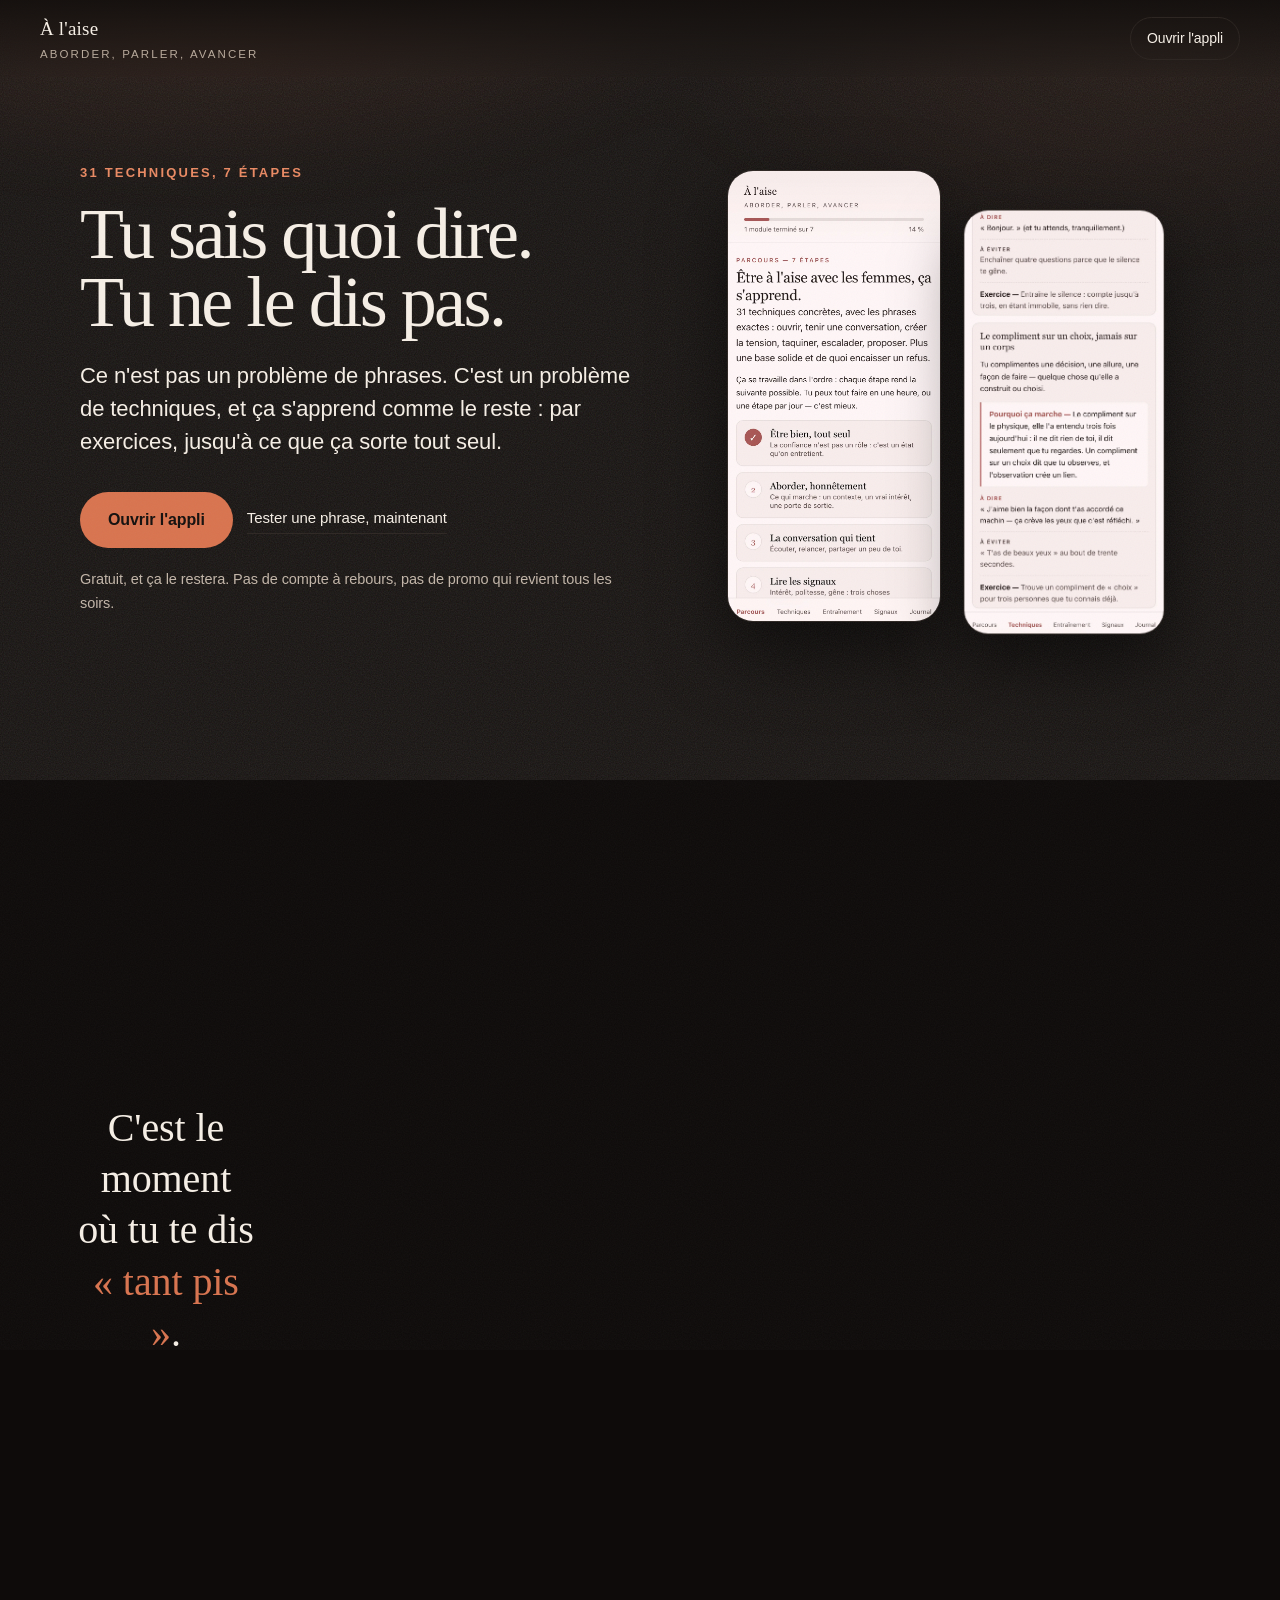
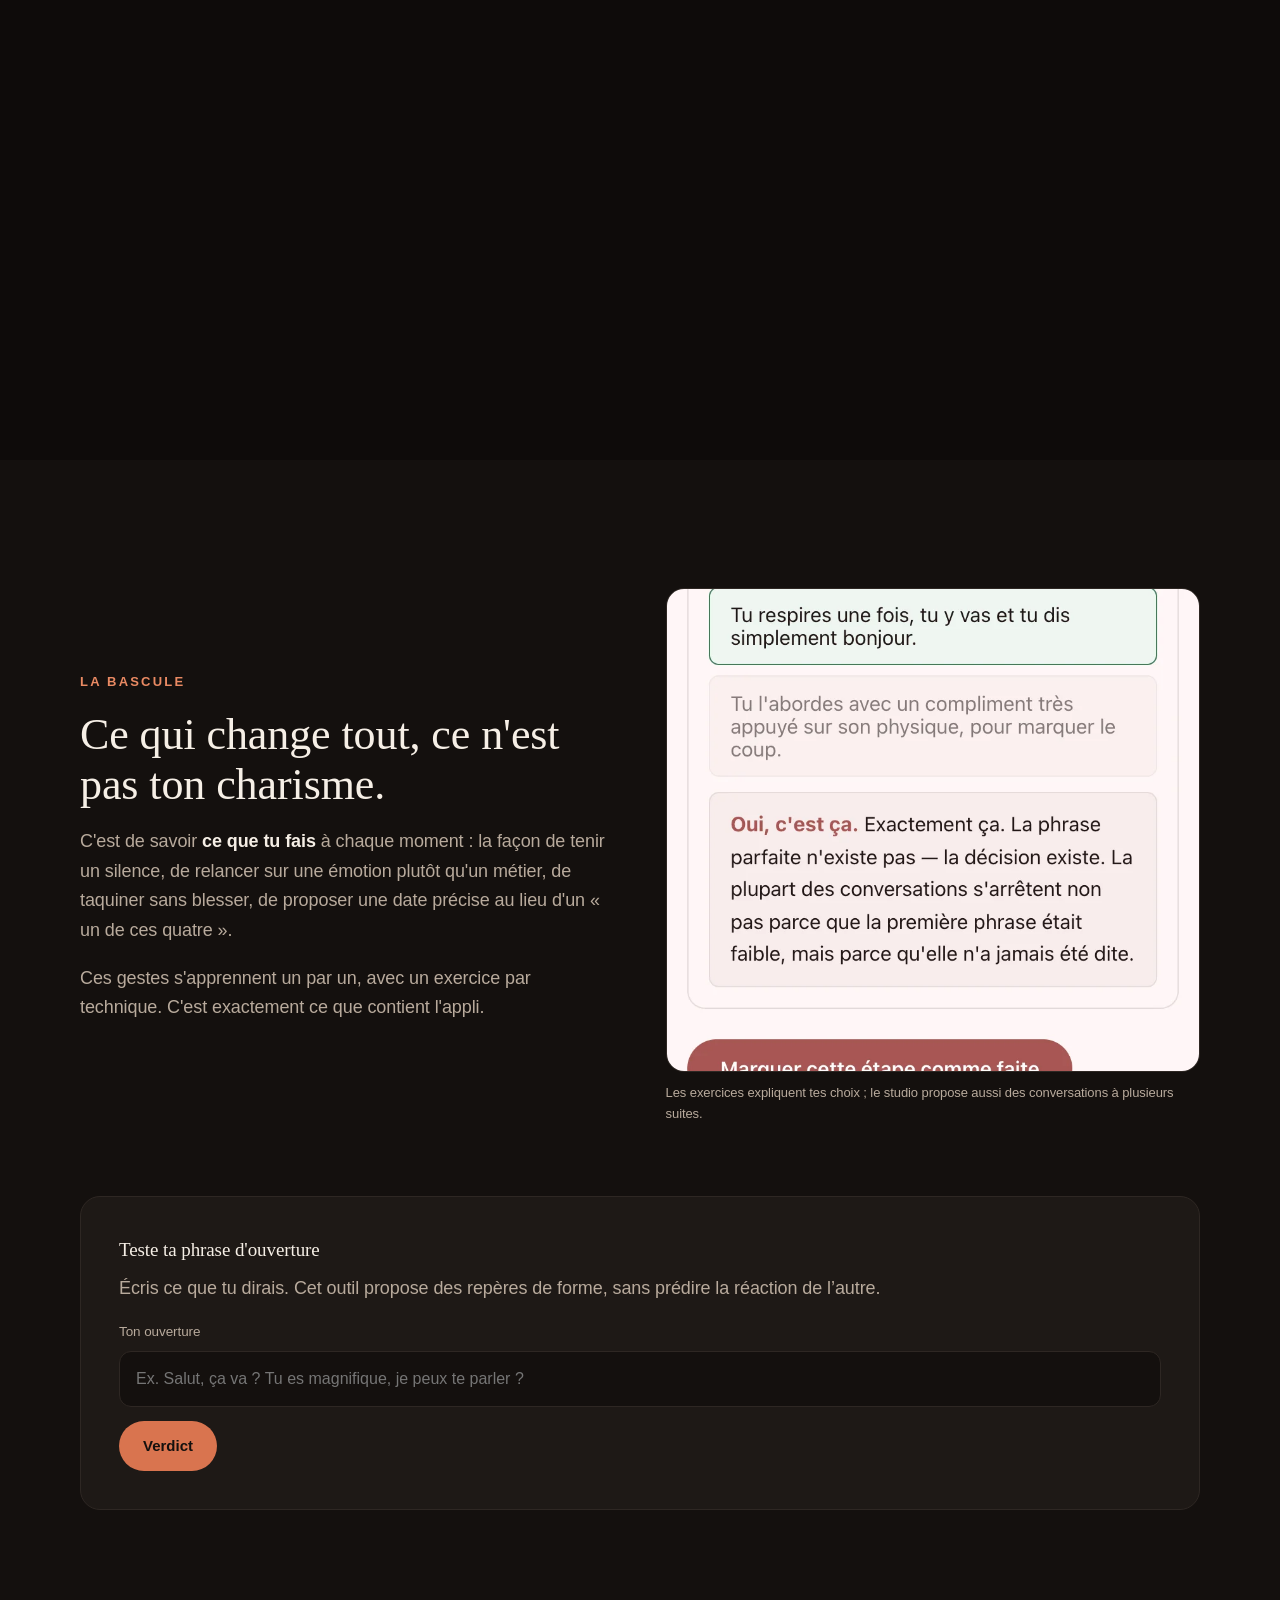
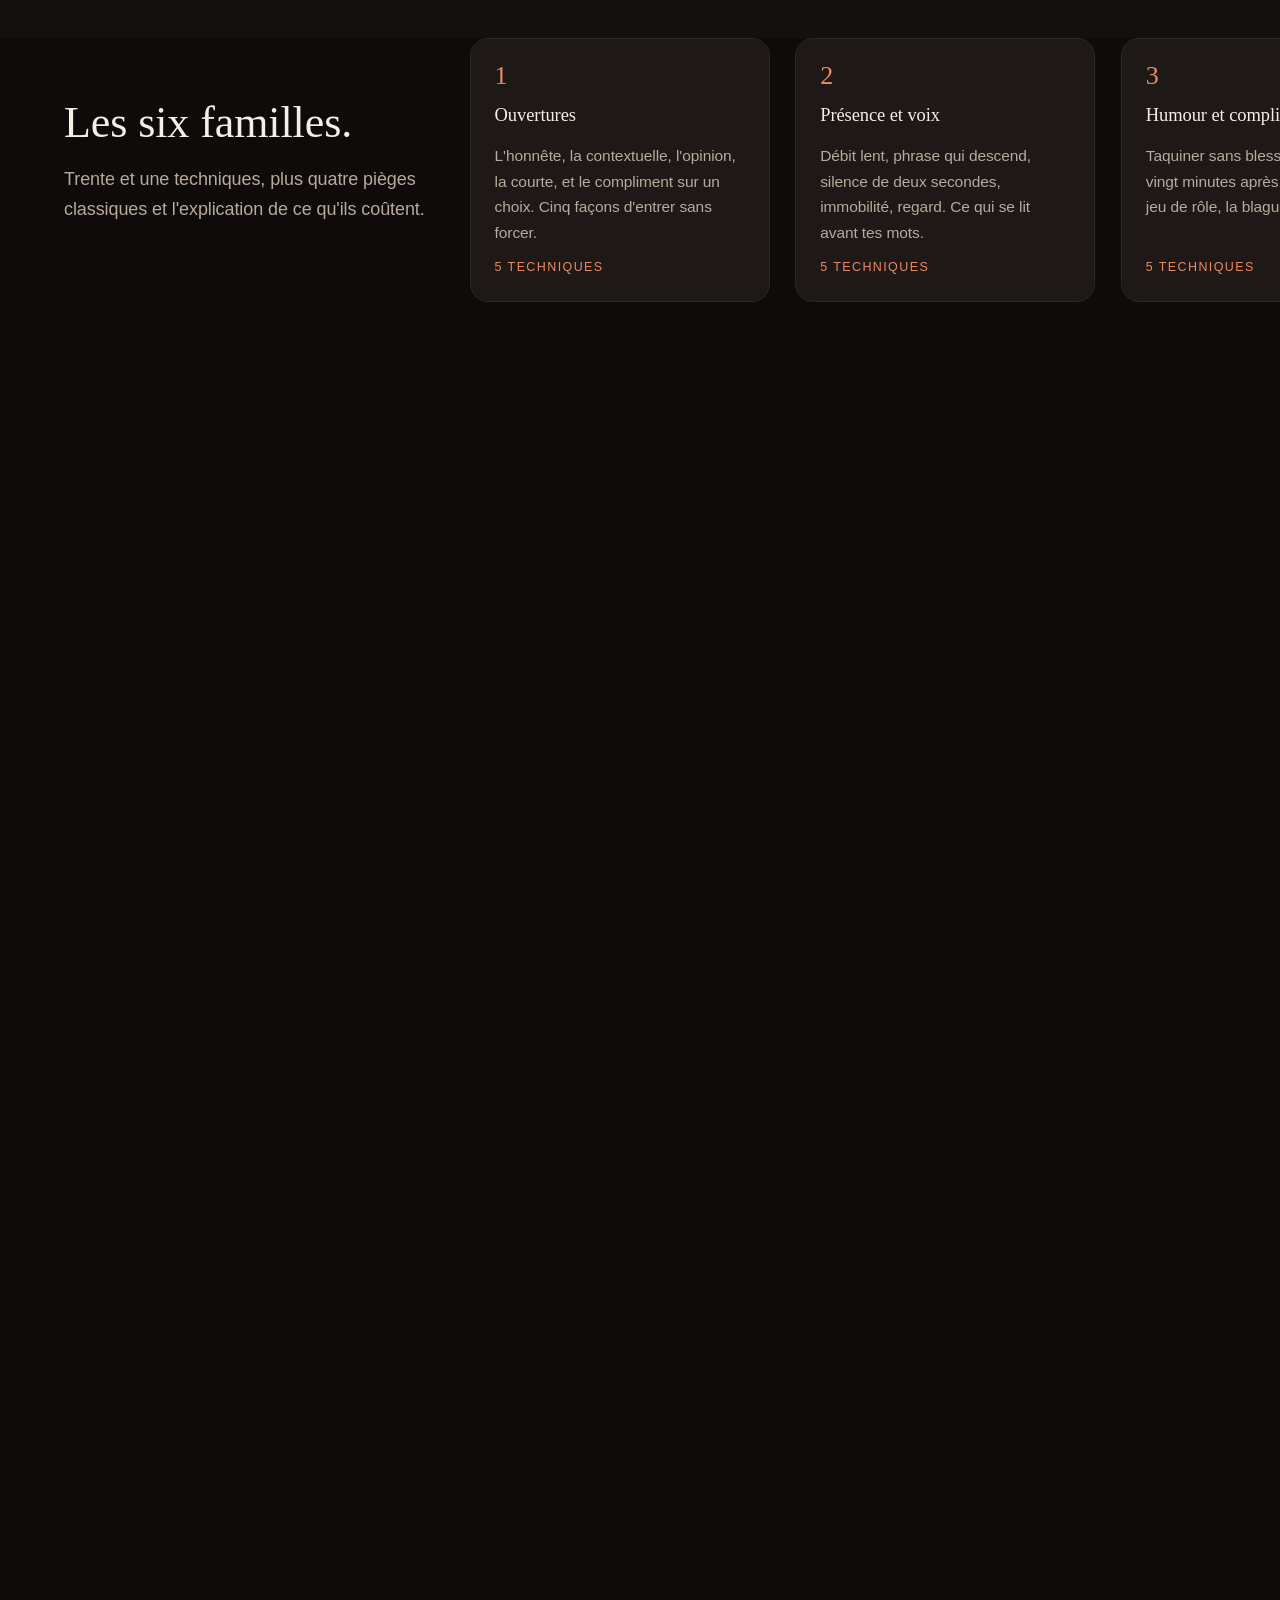
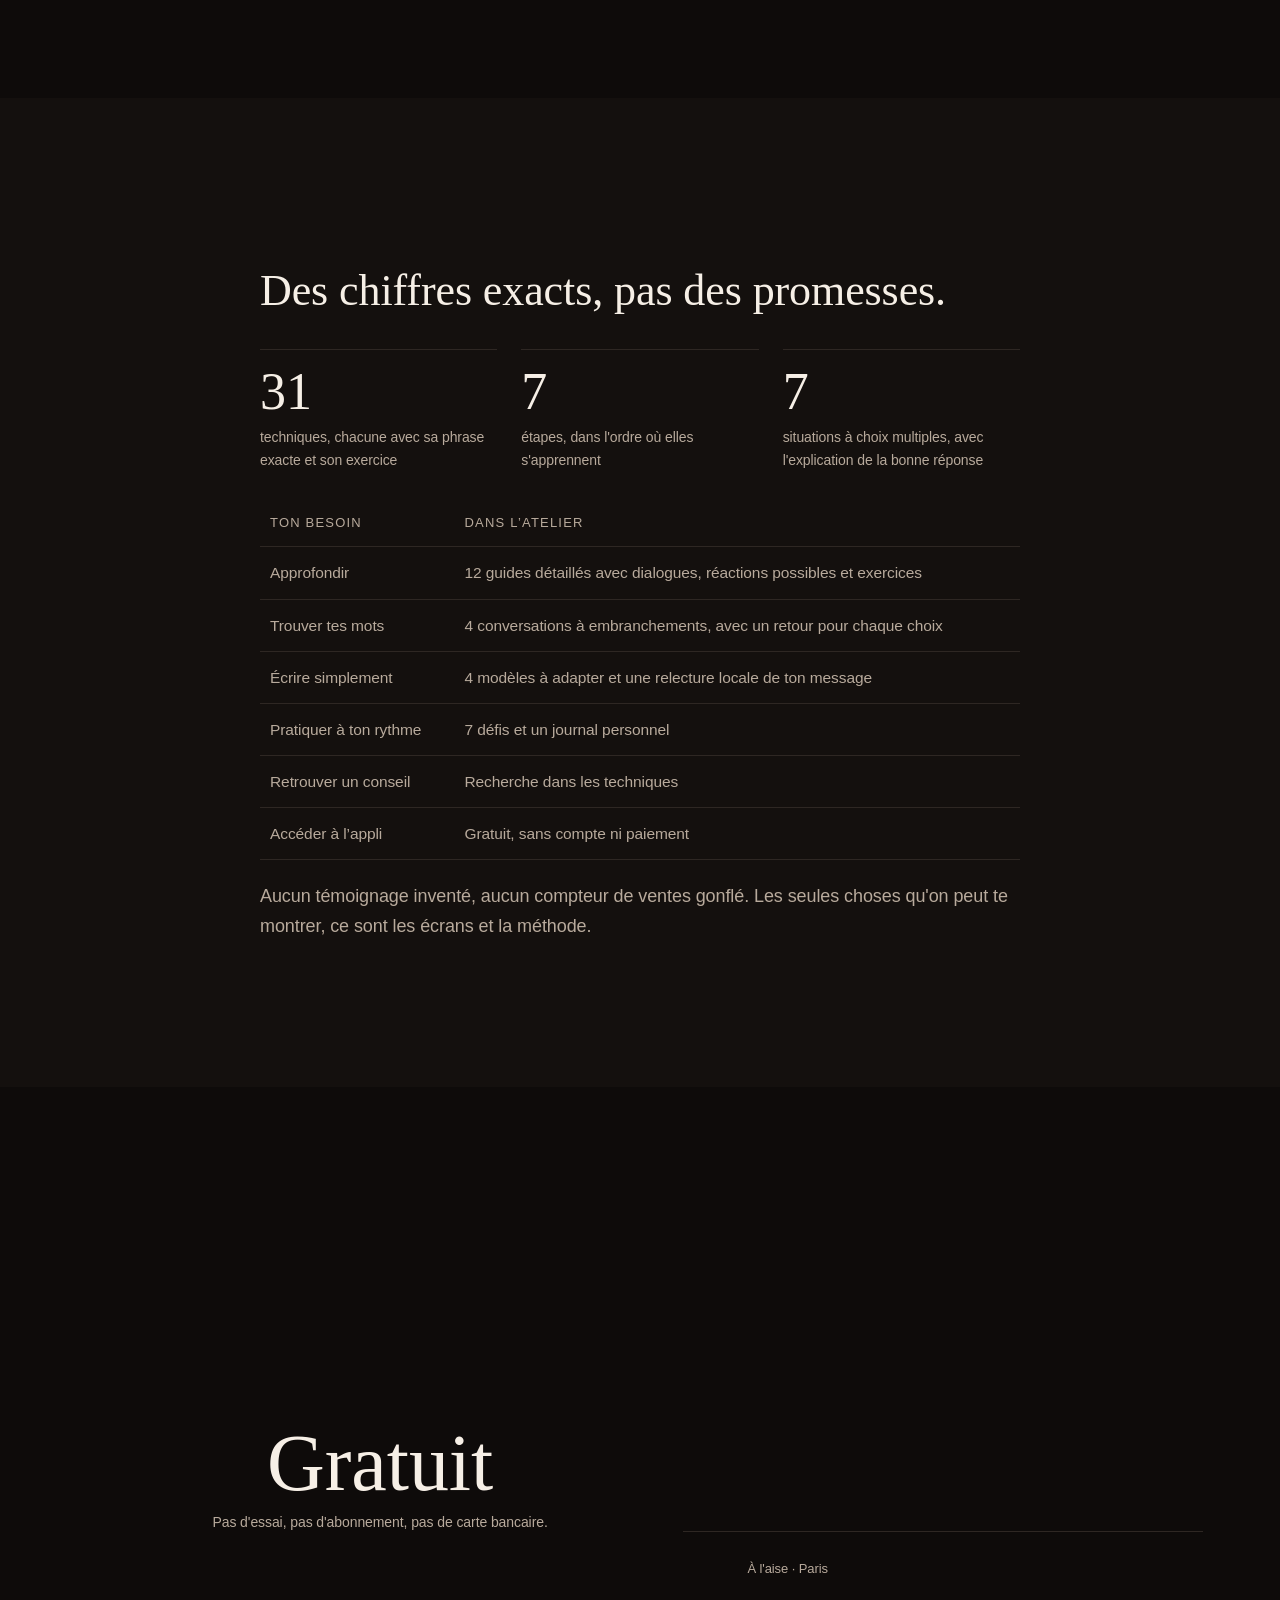
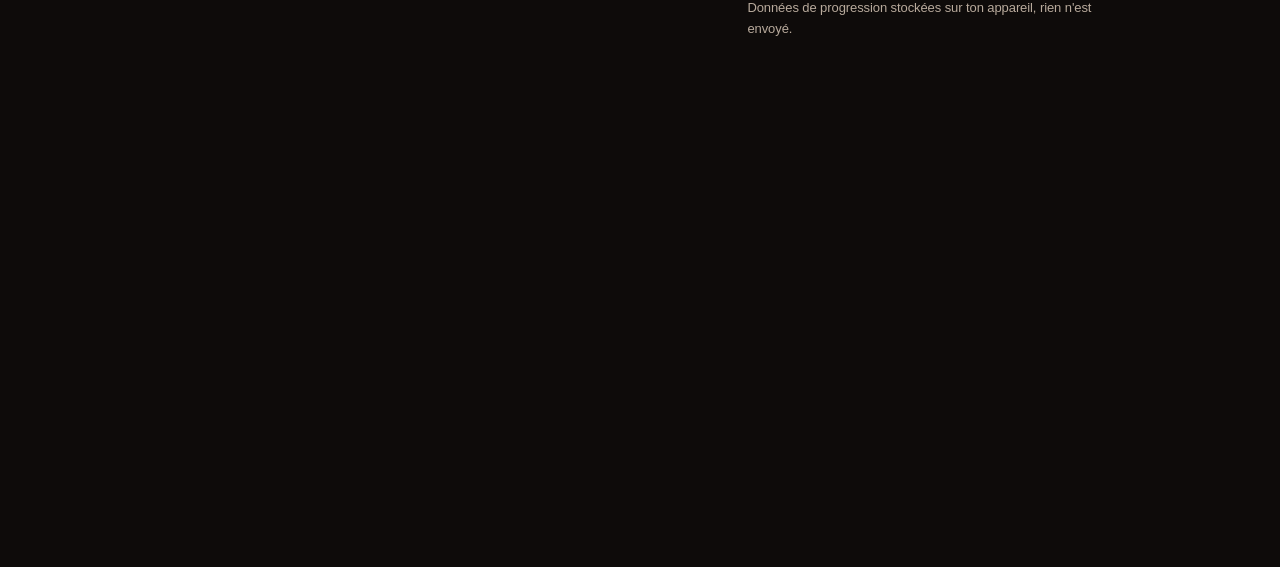
<file: index.html>
<!doctype html>
<html lang="fr">
<head>
<meta charset="utf-8">
<meta name="viewport" content="width=device-width, initial-scale=1, viewport-fit=cover">
<title>À l'aise · apprendre à aborder, vraiment</title>
<meta name="description" content="31 techniques concrètes pour aborder, tenir une conversation, créer la tension et proposer un rendez-vous. Gratuit, sans compte à rebours.">
<link rel="icon" href="data:image/svg+xml,<svg xmlns='http://www.w3.org/2000/svg' viewBox='0 0 32 32'><rect width='32' height='32' rx='7' fill='%2314100e'/><path d='M9 22V10h3.4l3.6 6.2L19.6 10H23v12h-3.1v-6.6L16.6 21h-1.2l-3.3-5.6V22H9z' fill='%23d9744f'/></svg>">
<link rel="stylesheet" href="scrollcraft.css">
<style>
/* ============================================================
   À l'aise · page de vente
   Identité chaude (encre brune, terre cuite, crème), la même que
   l'appli. Rien de la boutique de référence : ni noir pur, ni rouge vif.
   Sections à fond opaque : les actes sont courts, pas de drift.
   ============================================================ */
:root{
  --sc-canvas:     #14100e;
  --sc-surface:    #1e1916;
  --sc-ink:        #f6efe6;
  --sc-ink-soft:   #b8aa9c;
  --sc-accent:     #d9744f;
  --sc-accent-lit: #ea8a63;
  --sc-accent-ink: #14100e;
  --sc-font-display: Georgia, "Iowan Old Style", "Times New Roman", serif;
  --sc-font-text:    -apple-system, BlinkMacSystemFont, "Segoe UI", Roboto, Helvetica, Arial, sans-serif;
  --line: #2e2723;
  --deep: #0e0b0a;
}
*{box-sizing:border-box}
html{scroll-behavior:smooth}
body{background:var(--sc-canvas)}

.site-bar{position:fixed; inset:0 0 auto 0; z-index:40; display:flex; align-items:center;
  justify-content:space-between; gap:16px; padding:14px clamp(16px,4vw,40px);
  background:linear-gradient(180deg, rgba(20,16,14,.92), rgba(20,16,14,0)); backdrop-filter:blur(26px)}
.mark{font-family:var(--sc-font-display); font-size:19px; color:var(--sc-ink); letter-spacing:.2px; text-decoration:none}
.mark small{display:block; font-size:11.5px; letter-spacing:2.1px; text-transform:uppercase; color:var(--sc-ink-soft); font-family:var(--sc-font-text)}
.bar-cta{font-size:14px; color:var(--sc-ink); text-decoration:none; border:1px solid var(--line);
  padding:9px 16px; border-radius:99px; white-space:nowrap}
.bar-cta:hover{border-color:var(--sc-accent); color:var(--sc-accent)}

.sc-section{padding:clamp(64px,10vw,140px) 0}
.wrap{width:min(1120px, 90vw); margin:0 auto}
.narrow{width:min(760px, 90vw); margin:0 auto}
.kick{font-size:13px; letter-spacing:2.2px; text-transform:uppercase; color:var(--sc-accent-lit);
  font-weight:600; font-family:var(--sc-font-text); margin:0 0 18px}
.lede{font-size:clamp(18px,2.2vw,22px); color:var(--sc-ink); line-height:1.5}
p{color:var(--sc-ink-soft); font-size:clamp(16px,1.7vw,18px); line-height:1.65}
p b, p strong{color:var(--sc-ink); font-weight:600}
h1,h2,h3{font-family:var(--sc-font-display); font-weight:400; color:var(--sc-ink); margin:0}
h1{font-size:clamp(34px,6vw,72px); line-height:1.04; letter-spacing:-1px}
h2{font-size:clamp(26px,3.6vw,44px); line-height:1.12}
h3{font-size:19px}

/* ---------- 1 · héro ---------- */
.hero{position:relative; overflow:hidden; padding-top:clamp(120px,18vh,200px); padding-bottom:clamp(90px,12vw,150px);
  background:linear-gradient(180deg, var(--sc-canvas) 0%, var(--sc-canvas) 74%, var(--deep) 100%)}
.hero__bed{position:absolute; inset:-12% -10% auto -10%; height:80%; z-index:0; pointer-events:none;
  background:
    radial-gradient(60% 55% at 22% 12%, rgba(217,116,79,.13), transparent 62%),
    radial-gradient(48% 48% at 82% 26%, rgba(217,116,79,.07), transparent 66%);
  filter:blur(26px)}
.hero__grain{position:absolute; inset:0; z-index:1; pointer-events:none; opacity:.5;
  background-image:url("data:image/svg+xml,%3Csvg xmlns='http://www.w3.org/2000/svg' width='140' height='140'%3E%3Cfilter id='n'%3E%3CfeTurbulence type='fractalNoise' baseFrequency='.85' numOctaves='3'/%3E%3C/filter%3E%3Crect width='140' height='140' filter='url(%23n)' opacity='.22'/%3E%3C/svg%3E")}
.hero__grid{position:relative; z-index:2; display:grid; gap:clamp(30px,5vw,64px); grid-template-columns:1fr;
  align-items:center}
@media (min-width:900px){.hero__grid{grid-template-columns:1.05fr .95fr}}
.hero h1{max-width:15ch}
.hero .sub{margin-top:22px; max-width:48ch}
.hero__actions{margin-top:34px; display:flex; gap:14px; flex-wrap:wrap; align-items:center}
.cta{display:inline-flex; align-items:center; gap:10px; background:var(--sc-accent); color:var(--sc-accent-ink);
  font-family:var(--sc-font-text); font-weight:600; font-size:16px; text-decoration:none;
  padding:15px 28px; border-radius:99px}
.cta:hover{filter:brightness(1.06)}
.ghost{color:var(--sc-ink); text-decoration:none; font-size:15px; border-bottom:1px solid var(--line); padding-bottom:3px}
.ghost:hover{border-color:var(--sc-accent); color:var(--sc-accent)}
.hero__note{margin-top:20px; font-size:14.5px; color:#c3b6a9}

.phones{position:relative; display:flex; align-items:flex-start; justify-content:center; gap:16px; perspective:1200px}
.phone{width:clamp(170px,21vw,214px); aspect-ratio:9/19; border-radius:26px; overflow:hidden;
  border:1px solid var(--line); background:var(--deep); box-shadow:0 30px 70px rgba(0,0,0,.55); transform-style:preserve-3d}
.phone img{display:block; width:100%; max-width:none; height:100%; object-fit:cover; object-position:top center}
.phone--b{transform:translateY(26px) scale(.94)}
@media (max-width:620px){.phone--b{display:none}}

/* ---------- 2 · tension ---------- */
.arg{min-height:74vh; display:flex; align-items:center; justify-content:center; text-align:center; padding:0 6vw}
.arg p{font-family:var(--sc-font-display); font-size:clamp(23px,3.4vw,40px); color:var(--sc-ink);
  line-height:1.28; margin:0; max-width:22ch}
.arg p em{font-style:normal; color:var(--sc-accent)}

/* ---------- 3 · bascule + l'outil ---------- */
.split{display:grid; gap:clamp(28px,4vw,56px); align-items:center}
@media (min-width:900px){.split{grid-template-columns:1fr 1fr}}
.frame{border:1px solid var(--line); border-radius:18px; overflow:hidden; background:var(--sc-surface)}
.frame img{display:block; width:100%; max-width:none; height:auto}
.cap{font-size:13px; color:var(--sc-ink-soft); margin-top:10px}

.tool{margin-top:clamp(40px,6vw,72px); background:var(--sc-surface); border:1px solid var(--line);
  border-radius:20px; padding:clamp(22px,3.4vw,38px)}
.tool h3{margin-bottom:8px}
.tool label{display:block; font-size:13.5px; color:var(--sc-ink-soft); margin:18px 0 8px}
.tool input{width:100%; background:var(--sc-canvas); border:1px solid var(--line); border-radius:12px;
  color:var(--sc-ink); font-family:var(--sc-font-text); font-size:16px; padding:14px 16px}
.tool input:focus-visible{outline:2px solid var(--sc-accent); outline-offset:2px}
.tool button{margin-top:14px; background:var(--sc-accent); color:var(--sc-accent-ink); border:none;
  border-radius:99px; padding:13px 24px; font-size:15px; font-weight:600; font-family:var(--sc-font-text); cursor:pointer}
.verdict{margin-top:20px; padding-top:18px; border-top:1px solid var(--line); display:none}
.verdict.on{display:block}
.verdict__score{font-family:var(--sc-font-display); font-size:34px; color:var(--sc-ink); line-height:1}
.verdict__score span{font-size:15px; color:var(--sc-ink-soft); font-family:var(--sc-font-text)}
.verdict ul{margin:14px 0 0; padding-left:18px}
.verdict li{color:var(--sc-ink-soft); font-size:15.5px; margin-bottom:7px}
.verdict li b{color:var(--sc-ink)}
.rewrite{margin-top:16px; padding:14px 16px; background:var(--sc-canvas); border-left:3px solid var(--sc-accent);
  border-radius:0 10px 10px 0; color:var(--sc-ink); font-size:16px; line-height:1.5}

/* ---------- 4 · les familles (rail) ---------- */
.rail{display:flex; gap:clamp(16px,2vw,26px); align-items:stretch; padding:0 5vw; will-change:transform}
.rail__lead{flex:0 0 clamp(240px,30vw,380px); align-self:center}
.card{flex:0 0 clamp(230px,25vw,300px); background:var(--sc-surface); border:1px solid var(--line);
  border-radius:18px; padding:24px; display:flex; flex-direction:column; gap:12px}
.card .n{font-family:var(--sc-font-display); font-size:26px; color:var(--sc-accent-lit); line-height:1}
.card h3{font-size:18.5px}
.card p{font-size:15.5px; margin:0}
.card .count{font-size:12.5px; letter-spacing:1.4px; text-transform:uppercase; color:var(--sc-accent-lit); margin-top:auto}

/* ---------- 5 · preuve ---------- */
.stats{display:grid; gap:24px; grid-template-columns:1fr; margin:34px 0 0}
@media (min-width:720px){.stats{grid-template-columns:repeat(3,1fr)}}
.stat{border-top:1px solid var(--line); padding-top:16px}
.stat .v{font-family:var(--sc-font-display); font-size:clamp(34px,4.6vw,52px); color:var(--sc-ink); line-height:1}
.stat .l{font-size:14px; color:var(--sc-ink-soft); margin-top:8px}
table{width:100%; border-collapse:collapse; margin-top:28px}
th,td{text-align:left; padding:13px 10px; border-bottom:1px solid var(--line); font-size:15.5px}
th{color:var(--sc-ink-soft); font-weight:500; font-size:13px; letter-spacing:1.2px; text-transform:uppercase}
td{color:var(--sc-ink-soft)} td.y{color:var(--sc-ink)} td.no{color:var(--sc-ink-soft)}

/* ---------- 6 · accès ---------- */
.close{position:relative; min-height:88vh; display:flex; align-items:center; justify-content:center; padding:70px 6vw 0}
.close__inner{width:min(760px,92vw); text-align:center}
.price{font-family:var(--sc-font-display); font-size:clamp(44px,7vw,80px); color:var(--sc-ink); line-height:1; margin:26px 0 6px}
.price small{display:block; font-family:var(--sc-font-text); font-size:14px; color:var(--sc-ink-soft); margin-top:12px}
.honest{margin-top:26px; padding:18px 20px; border:1px solid var(--line); border-radius:14px; background:var(--sc-surface); text-align:left}
.honest p{margin:0; font-size:15.5px}
.foot{margin-top:56px; padding:26px 5vw 30px; border-top:1px solid var(--line); display:flex;
  justify-content:space-between; gap:18px; flex-wrap:wrap; font-size:13px; color:var(--sc-ink-soft)}
.foot a{color:var(--sc-ink-soft)}
</style>
</head>
<body>

<span data-sc-progress></span>
<div class="sc-grain" aria-hidden="true"></div>

<header class="site-bar">
  <a class="mark" href="#top">À l'aise<small>Aborder, parler, avancer</small></a>
  <a class="bar-cta" href="#acces">Ouvrir l'appli</a>
</header>

<main id="top">

  <!-- ============ 1 · RECONNAISSANCE ============ -->
  <section class="hero sc-section" data-sc-act="flow" style="background:var(--sc-canvas)">
    <div class="hero__bed" data-sc-parallax="-0.9" aria-hidden="true"></div>
    <div class="hero__grain" aria-hidden="true"></div>
    <div class="wrap hero__grid">
      <div>
        <p class="kick" data-sc-in>31 techniques, 7 étapes</p>
        <h1 class="sc-display" data-sc-kinetic="lines" data-sc-in>Tu sais quoi dire. Tu ne le dis pas.</h1>
        <p class="sub lede" data-sc-in data-sc-stagger="70">Ce n'est pas un problème de phrases. C'est un problème de
        techniques, et ça s'apprend comme le reste : par exercices, jusqu'à ce que ça sorte tout seul.</p>
        <div class="hero__actions" data-sc-in>
          <a class="cta" href="#acces" data-sc-rise="0" data-sc-magnet="0.24">Ouvrir l'appli</a>
          <a class="ghost" href="#outil">Tester une phrase, maintenant</a>
        </div>
        <p class="hero__note" data-sc-in>Gratuit, et ça le restera. Pas de compte à rebours, pas de promo qui revient tous les soirs.</p>
      </div>
      <div class="phones" data-sc-in>
        <div class="phone" data-sc-tilt="6"><img src="assets/parcours.webp" width="840" height="1800" alt="L'écran d'accueil de l'appli : les sept étapes du parcours"></div>
        <div class="phone phone--b" data-sc-tilt="6"><img src="assets/techniques2.webp" width="840" height="1800" alt="Une fiche technique de l'appli : le nom, l'explication, l'encadré qui dit pourquoi ça marche, l'erreur et l'exercice"></div>
      </div>
    </div>
  </section>

  <!-- ============ 2 · TENSION ============ -->
  <section data-sc-act="pin" data-sc-span="3.2" style="background:var(--deep)">
    <div data-sc-stage class="arg">
      <p data-sc-cue="0 0.30 0 0.10">C'est le moment où tu te dis <em>« tant pis »</em>.</p>
      <p data-sc-cue="0.24 0.58 0.08 0.08">Le trajet du retour, tu le refais en entier dans ta tête. Avec les bonnes phrases.</p>
      <p data-sc-cue="0.52 0.84 0.08 0.08">Le lendemain, tu ne sais même plus son visage. Tu sais juste que tu n'as rien dit.</p>
      <p data-sc-cue="0.78 1 0.08 0.04">Ce n'est pas la timidité qui coûte cher. C'est la répétition.</p>
    </div>
  </section>

  <!-- ============ 3 · BASCULE + L'OUTIL (mouvement signature) ============ -->
  <section class="sc-section" data-sc-act="flow" style="background:var(--sc-canvas)" id="outil">
    <div class="wrap split">
      <div>
        <p class="kick">La bascule</p>
        <h2 data-sc-in>Ce qui change tout, ce n'est pas ton charisme.</h2>
        <p data-sc-in>C'est de savoir <b>ce que tu fais</b> à chaque moment : la façon de tenir un silence,
        de relancer sur une émotion plutôt qu'un métier, de taquiner sans blesser, de proposer une date précise
        au lieu d'un « un de ces quatre ».</p>
        <p data-sc-in>Ces gestes s'apprennent un par un, avec un exercice par technique. C'est exactement ce que
        contient l'appli.</p>
      </div>
      <figure data-sc-reveal="left" data-sc-reveal-at="0.10 0.62" style="margin:0">
        <div class="frame"><img src="assets/zoom-scenario.webp" width="840" height="760" alt="Un scénario d'entraînement : la situation, trois réponses possibles, et l'explication de la bonne"></div>
        <figcaption class="cap">Les exercices expliquent tes choix ; le studio propose aussi des conversations à plusieurs suites.</figcaption>
      </figure>
    </div>

    <div class="wrap">
      <div class="tool" data-sc-in>
        <h3>Teste ta phrase d'ouverture</h3>
        <p style="margin:0">Écris ce que tu dirais. Cet outil propose des repères de forme, sans prédire la réaction de l’autre.</p>
        <label for="dit">Ton ouverture</label>
        <input id="dit" type="text" placeholder="Ex. Salut, ça va ? Tu es magnifique, je peux te parler ?" autocomplete="off">
        <button id="test" type="button">Verdict</button>
        <div class="verdict" id="verdict" aria-live="polite"></div>
      </div>
    </div>
  </section>

  <!-- ============ 4 · LA SUBSTANCE (rail) ============ -->
  <section data-sc-act="pan" data-sc-span="5.4" style="background:var(--deep)">
    <div data-sc-stage>
      <div class="rail" data-sc-pan="0.06">
        <div class="rail__lead">
          <h2>Les six familles.</h2>
          <p>Trente et une techniques, plus quatre pièges classiques et l'explication de ce qu'ils coûtent.</p>
        </div>
        <article class="card"><span class="n">1</span><h3>Ouvertures</h3><p>L'honnête, la contextuelle, l'opinion, la courte, et le compliment sur un choix. Cinq façons d'entrer sans forcer.</p><span class="count">5 techniques</span></article>
        <article class="card"><span class="n">2</span><h3>Présence et voix</h3><p>Débit lent, phrase qui descend, silence de deux secondes, immobilité, regard. Ce qui se lit avant tes mots.</p><span class="count">5 techniques</span></article>
        <article class="card"><span class="n">3</span><h3>Humour et complicité</h3><p>Taquiner sans blesser, la reprise vingt minutes après, l'exagération, le jeu de rôle, la blague à vous deux.</p><span class="count">5 techniques</span></article>
        <article class="card"><span class="n">4</span><h3>Tension et désir</h3><p>Le regard qui reste une seconde de trop, le sourire qui arrive après, le compliment rare, le sous-entendu léger.</p><span class="count">6 techniques</span></article>
        <article class="card"><span class="n">5</span><h3>Faire avancer</h3><p>Le 50/50, la relance en escalier, l'histoire en trois temps, le partage risqué, le pivot vers un autre lieu.</p><span class="count">5 techniques</span></article>
        <article class="card"><span class="n">6</span><h3>Escalade et rendez-vous</h3><p>Le changement de lieu par paliers, le contact naturel, la proposition datée, la sortie facile, le message unique.</p><span class="count">5 techniques</span></article>
        <article class="card"><span class="n">✗</span><h3>Les quatre pièges</h3><p>Le faux désintérêt, les scripts de manipulateurs, le compliment physique en ouverture, le contexte fermé. Pourquoi ça fait perdre.</p><span class="count">4 pièges</span></article>
        <div class="rail__lead">
          <h3 style="color:var(--sc-accent)">Et maintenant, à toi.</h3>
          <p style="color:var(--sc-ink)">Chaque fiche se termine par un exercice. Une seule technique appliquée ce soir vaut mieux que les trente et une lues.</p>
        </div>
      </div>
    </div>
  </section>

  <!-- ============ 5 · LA PREUVE ============ -->
  <section class="sc-section" data-sc-act="flow" style="background:var(--sc-canvas)">
    <div class="narrow">
      <p class="kick" data-sc-in>Ce qu'il y a dans l'appli</p>
      <h2 data-sc-in>Des chiffres exacts, pas des promesses.</h2>
      <div class="stats" data-sc-in data-sc-stagger="80">
        <div class="stat"><div class="v"><span data-sc-count="0 31">31</span></div><div class="l">techniques, chacune avec sa phrase exacte et son exercice</div></div>
        <div class="stat"><div class="v"><span data-sc-count="0 7">7</span></div><div class="l">étapes, dans l'ordre où elles s'apprennent</div></div>
        <div class="stat"><div class="v"><span data-sc-count="0 7">7</span></div><div class="l">situations à choix multiples, avec l'explication de la bonne réponse</div></div>
      </div>

      <table data-sc-in><tbody>
        <tr><th>Ton besoin</th><th>Dans l’atelier</th></tr>
        <tr><td>Approfondir</td><td>12 guides détaillés avec dialogues, réactions possibles et exercices</td></tr>
        <tr><td>Trouver tes mots</td><td>4 conversations à embranchements, avec un retour pour chaque choix</td></tr>
        <tr><td>Écrire simplement</td><td>4 modèles à adapter et une relecture locale de ton message</td></tr>
        <tr><td>Pratiquer à ton rythme</td><td>7 défis et un journal personnel</td></tr>
        <tr><td>Retrouver un conseil</td><td>Recherche dans les techniques</td></tr>
        <tr><td>Accéder à l’appli</td><td>Gratuit, sans compte ni paiement</td></tr>
      </tbody></table>
      <p style="margin-top:22px" data-sc-in>Aucun témoignage inventé, aucun compteur de ventes gonflé. Les seules choses qu'on peut te montrer,
      ce sont les écrans et la méthode.</p>
    </div>
  </section>

  <!-- ============ 6 · L'ACCÈS ============ -->
  <section id="acces" data-sc-act="pin" data-sc-span="1.2" style="background:var(--deep)">
    <div data-sc-stage class="close" data-sc-spotlight>
      <div class="close__inner" data-sc-in>
        <h2 class="sc-display" data-sc-kinetic="lines" data-sc-cue="0.04">La prochaine fois, tu sauras quoi faire.</h2>
        <p class="price">Gratuit<small>Pas d'essai, pas d'abonnement, pas de carte bancaire.</small></p>
        <a class="cta" href="app/" data-sc-magnet="0.26" data-sc-cue="0.10" data-sc-rise="0">Ouvrir l'appli</a>
        <p class="pourquoi" data-sc-cue="0.13" style="margin:22px 0 0;font-size:15.5px">Pourquoi c'est gratuit : je veux des retours sur ce qui marche vraiment, et un prix bloque les retours. Si un jour une version payante existe, elle sera annoncée, et ce qui est là aujourd'hui le restera.</p>
        <div class="honest" data-sc-cue="0.18">
          <p><b>Ce que l'appli ne fera jamais :</b> t'apprendre à manipuler, à faire peur, ou à rendre quelqu'un
          dépendant de toi. Aucune technique ici ne repose sur l'insécurité de l'autre. C'est une limite assumée,
          pas une précaution.</p>
        </div>
      </div>
      <footer class="foot">
        <span>À l'aise · Paris</span>
        <span>Données de progression stockées sur ton appareil, rien n'est envoyé.</span>
      </footer>
    </div>
  </section>

</main>

<script src="scrollcraft.js"></script>
<script>
if (window.ScrollCraft) ScrollCraft.mount(document.body);
(function(){
 const input=document.getElementById('dit'),btn=document.getElementById('test'),out=document.getElementById('verdict');
 function review(){
  const t=input.value.trim(); out.className='verdict on'; out.replaceChildren();
  const add=(text)=>{const p=document.createElement('p');p.textContent=text;out.appendChild(p);};
  if(!t){add('Écris d’abord ce que tu dirais.');return;}
  add('Quelques repères, sans note de séduction.');
  if(t.split(/\s+/).length>25)add('Ta phrase est assez longue. Tu peux garder une seule idée pour laisser de la place à une réponse.');
  if((t.match(/\?/g)||[]).length>2)add('Essaie une question à la fois, puis écoute la réponse.');
  add('Est-ce sincère et adapté au contexte ? La personne est-elle disponible pour échanger ? Une formule polie ou une demande de permission peut tout à fait convenir.');
  add('Exemple à adapter lors d’un événement : « Bonjour, qu’est-ce qui t’a donné envie de venir ? »');
  add('Cette relecture fonctionne avec quelques règles locales. Elle ne sait pas déduire une attirance ni garantir une réponse.');
 }
 btn.addEventListener('click',review);input.addEventListener('keydown',e=>{if(e.key==='Enter')review();});
})();
</script>
</body>
</html>
</file>
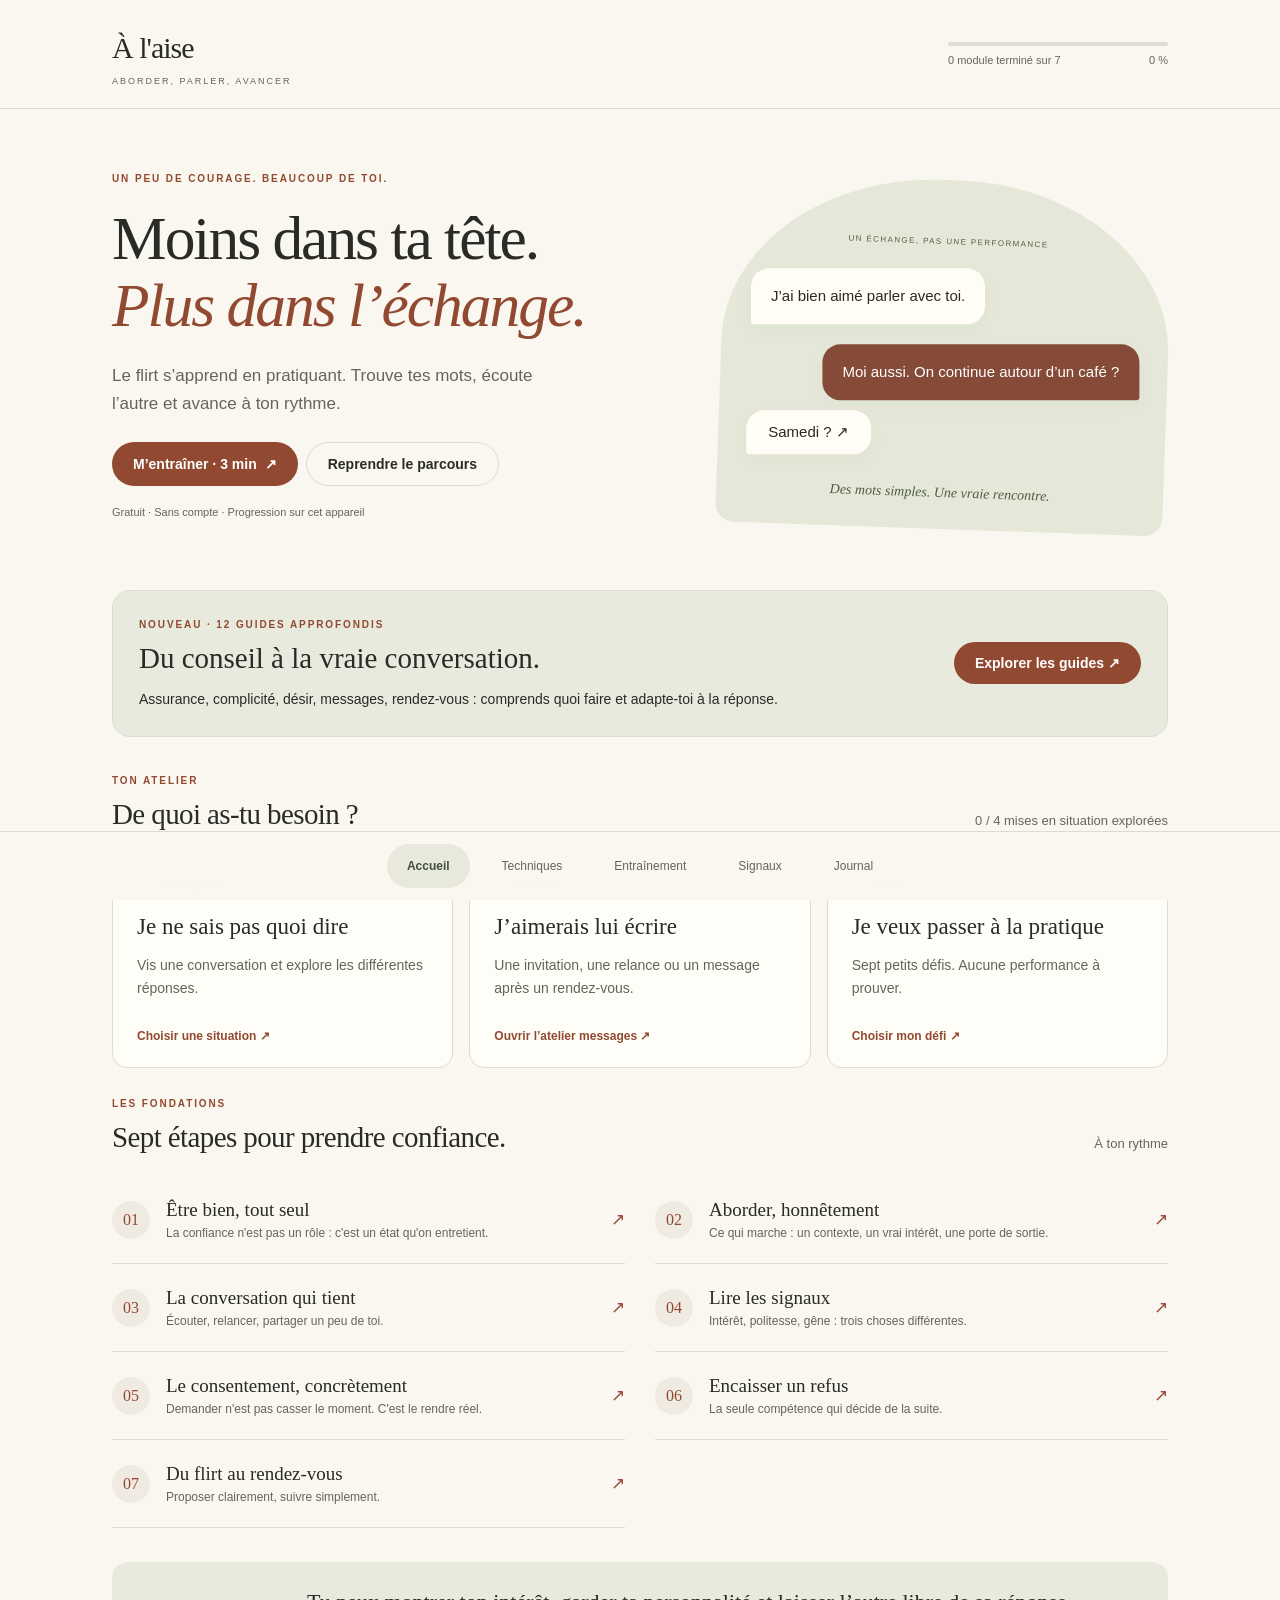
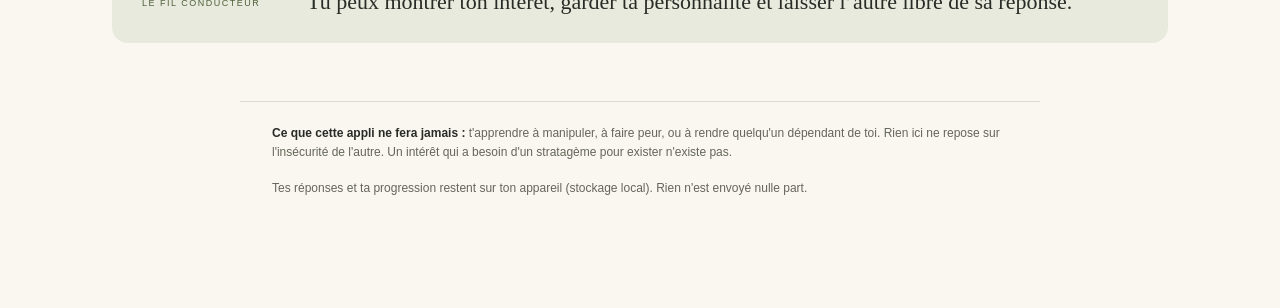
<file: app/index.html>
<!DOCTYPE html>
<html lang="fr">
<head>
<meta charset="utf-8">
<meta name="viewport" content="width=device-width, initial-scale=1, viewport-fit=cover">
<title>À l'aise — apprendre à aborder, vraiment</title>
<meta name="description" content="Un entraînement concret pour être à l'aise avec les femmes : confiance, conversation, signaux, consentement, refus. Sans trucs de manipulation.">
<style>
/* ============================================================
   À l'aise — identité : éditorial chaud, papier crème, terre cuite
   Palette validée contraste : text #221717 / bg #fff6f6 (16,4:1)
   primary #a75654 sur blanc (5,12:1) · accent #aa5957 (4,91:1)
   Aucune police distante : Georgia (titres) + système (texte) → hors ligne
   ============================================================ */
:root{
  --text:#221717; --bg:#fff6f6; --surface:#f7eceb; --primary:#a75654;
  --accent:#aa5957; --border:#e6dbda; --on-primary:#ffffff;
  --ink:#2c1f1f; --muted:#5d4a49;
  --sp1:4px; --sp2:8px; --sp3:12px; --sp4:16px; --sp5:24px; --sp6:32px; --sp8:48px;
  --r-sm:8px; --r-md:14px; --r-lg:22px;
  --serif:Georgia,'Iowan Old Style','Times New Roman',serif;
  --sans:-apple-system,BlinkMacSystemFont,'Segoe UI',Roboto,Helvetica,Arial,sans-serif;
}
*{box-sizing:border-box;-webkit-tap-highlight-color:transparent}
html,body{margin:0;padding:0}
body{
  background:var(--bg); color:var(--text); font-family:var(--sans);
  font-size:17px; line-height:1.6; -webkit-font-smoothing:antialiased;
  padding-bottom:132px; scroll-padding-bottom:140px;
}
h1,h2,h3{font-family:var(--serif); font-weight:400; line-height:1.2; margin:0}
h1{font-size:34px; letter-spacing:-.5px}
h2{font-size:25px}
h3{font-size:19px}
p{margin:0 0 var(--sp4)}
a{color:var(--accent)}
button{font-family:inherit; font-size:inherit; cursor:pointer}

.wrap{max-width:680px; margin:0 auto; padding:0 var(--sp4)}
.hidden{display:none !important}

/* ---------- entête ---------- */
header.top{
  padding:var(--sp5) var(--sp4) var(--sp4);
  border-bottom:1px solid var(--border);
  background:linear-gradient(180deg,var(--surface),var(--bg));
}
.brand{font-family:var(--serif); font-size:20px; letter-spacing:.3px}
.brand small{display:block; font-family:var(--sans); font-size:12px; letter-spacing:2.4px;
  text-transform:uppercase; color:var(--muted); margin-top:2px}
.progresswrap{margin-top:var(--sp4)}
.progressbar{height:6px; background:var(--border); border-radius:99px; overflow:hidden}
.progressbar span{display:block; height:100%; width:0%; background:var(--primary);
  border-radius:99px; transition:width .5s cubic-bezier(.4,0,.2,1)}
.progresslabel{font-size:13px; color:var(--muted); margin-top:6px; display:flex; justify-content:space-between}

/* ---------- écrans ---------- */
.screen{padding:var(--sp5) 0}
.lede{font-size:19px; color:var(--ink)}
.kicker{font-size:12px; letter-spacing:2.4px; text-transform:uppercase; color:var(--accent);
  margin-bottom:var(--sp2); font-weight:600}

/* ---------- cartes modules ---------- */
.mods{list-style:none; margin:var(--sp4) 0 0; padding:0; display:grid; gap:var(--sp3)}
.mod{
  display:flex; gap:var(--sp4); align-items:flex-start; width:100%; text-align:left;
  background:var(--surface); border:1px solid var(--border); border-radius:var(--r-md);
  padding:var(--sp4); transition:transform .18s ease, border-color .18s ease;
}
.mod:active{transform:scale(.99)}
.mod .num{
  flex:0 0 34px; height:34px; border-radius:50%; background:var(--bg);
  border:1px solid var(--border); color:var(--accent);
  display:flex; align-items:center; justify-content:center;
  font-family:var(--serif); font-size:16px;
}
.mod.done .num{background:var(--primary); color:var(--on-primary); border-color:var(--primary)}
.mod .t{font-family:var(--serif); font-size:19px; display:block; margin-bottom:2px}
.mod .s{font-size:14px; color:var(--muted); display:block}

/* ---------- leçon ---------- */
.block{background:var(--surface); border:1px solid var(--border); border-radius:var(--r-md);
  padding:var(--sp4) var(--sp4) var(--sp2); margin:0 0 var(--sp4)}
.block h3{margin-bottom:var(--sp3); color:var(--ink)}
.famhead{display:flex; align-items:baseline; gap:10px; margin:var(--sp8) 0 var(--sp4);
  padding-bottom:8px; border-bottom:2px solid var(--border)}
.famhead .fnum{font-family:var(--serif); font-size:26px; color:var(--primary); line-height:1}
.famhead h2{font-size:23px}
.famhead.warn .fnum, .famhead.warn h2{color:var(--muted)}
.block p:last-child{margin-bottom:var(--sp3)}
.rule{background:var(--bg); border-left:3px solid var(--accent); border-radius:0 var(--r-sm) var(--r-sm) 0;
  padding:var(--sp3) var(--sp4); margin:0 0 var(--sp4); font-size:16px}
.rule b{color:var(--primary)}
.say{border-top:1px dashed var(--border); padding-top:var(--sp3); margin-top:var(--sp3)}
.say span{display:block; font-size:15.5px; line-height:1.55}
.good{margin-bottom:var(--sp2)}
.good::before{content:"À DIRE"; display:block; color:var(--primary); font-weight:700; font-size:11.5px; letter-spacing:1.4px; margin-bottom:1px}
.bad::before{content:"À ÉVITER"; display:block; color:var(--muted); font-weight:700; font-size:11.5px; letter-spacing:1.4px; margin-bottom:1px}
.bad{color:var(--muted)}

/* ---------- scénario ---------- */
.scen{background:var(--bg); border:1px solid var(--border); border-radius:var(--r-md);
  padding:var(--sp4); margin:0 0 var(--sp4)}
.scen .ctx{font-size:15px; color:var(--muted); margin-bottom:var(--sp3)}
.opt{display:block; width:100%; text-align:left; background:var(--surface);
  border:1px solid var(--border); border-radius:var(--r-sm); padding:var(--sp3) var(--sp4);
  margin-bottom:var(--sp2); color:var(--text); transition:border-color .15s ease, transform .15s ease}
.opt:active{transform:scale(.995)}
.opt.pick-ok{border-color:#3f7d5a; background:#eef6f0}
.opt.pick-no{border-color:#b0554f; background:#fbeeed}
.feedback{margin-top:var(--sp3); padding:var(--sp3) var(--sp4); border-radius:var(--r-sm);
  background:var(--surface); border:1px solid var(--border); font-size:16px}
.feedback b{color:var(--primary)}

/* ---------- liste signaux ---------- */
.sig{display:grid; gap:var(--sp2); margin:var(--sp4) 0}
.sigrow{background:var(--surface); border:1px solid var(--border); border-radius:var(--r-sm);
  padding:var(--sp3) var(--sp4); font-size:16px}
.sigrow .tag{font-size:12px; letter-spacing:1.6px; text-transform:uppercase; font-weight:700; display:block; margin-bottom:2px}
.tag.oui{color:#3f7d5a} .tag.neutre{color:#8a7a3f} .tag.non{color:#b0554f}

/* ---------- boutons ---------- */
.btn{display:inline-flex; align-items:center; justify-content:center; gap:var(--sp2);
  background:var(--primary); color:var(--on-primary); border:none; border-radius:99px;
  padding:14px 26px; font-size:16px; font-weight:600; transition:transform .15s ease, opacity .15s ease}
.btn:active{transform:scale(.98)}
.btn.ghost{background:transparent; color:var(--accent); border:1px solid var(--border)}
.btnrow{display:flex; gap:var(--sp2); flex-wrap:wrap; margin:var(--sp5) 0 0}

/* ---------- journal ---------- */
textarea{width:100%; min-height:120px; font-family:var(--sans); font-size:16px; color:var(--text);
  background:var(--surface); border:1px solid var(--border); border-radius:var(--r-md);
  padding:var(--sp4); resize:vertical; line-height:1.5}
textarea:focus-visible,button:focus-visible{outline:2px solid var(--accent); outline-offset:2px}
.note{font-size:13px; color:var(--muted); margin-top:var(--sp2)}

/* ---------- bas de page ---------- */
footer{border-top:1px solid var(--border); margin-top:var(--sp8); padding:var(--sp5) var(--sp4) 0;
  font-size:14px; color:var(--muted)}
.bar{position:fixed; left:0; right:0; bottom:0; background:rgba(255,246,246,.96);
  backdrop-filter:blur(8px); border-top:1px solid var(--border);
  padding:10px var(--sp4) calc(10px + env(safe-area-inset-bottom, 0px));
  display:flex; gap:var(--sp2); justify-content:center; z-index:20}
.bar button{background:transparent; border:none; color:var(--muted); font-size:12.5px;
  padding:9px 8px; border-radius:99px}
.bar button.on{color:var(--primary); font-weight:700}

@media (prefers-reduced-motion:reduce){*{transition:none !important; animation:none !important}}
@media (max-width:420px){h1{font-size:29px} h2{font-size:22px} body{font-size:16px}}
</style>
<link rel="stylesheet" href="studio.css">
</head>
<body>

<header class="top">
  <div class="wrap">
    <div class="brand">À l'aise<small>Aborder, parler, avancer</small></div>
    <div class="progresswrap">
      <div class="progressbar" role="progressbar" aria-label="Progression" aria-valuemin="0" aria-valuemax="100" aria-valuenow="0" id="pbar">
        <span id="pfill"></span>
      </div>
      <div class="progresslabel"><span id="ptext">0 module terminé sur 7</span><span id="pct">0 %</span></div>
    </div>
  </div>
</header>

<main class="wrap" id="app" tabindex="-1"></main>

<footer class="wrap">
  <p><b style="color:var(--text)">Ce que cette appli ne fera jamais :</b> t'apprendre à manipuler, à faire peur, ou à rendre quelqu'un dépendant de toi. Rien ici ne repose sur l'insécurité de l'autre. Un intérêt qui a besoin d'un stratagème pour exister n'existe pas.</p>
  <p style="margin-bottom:0">Tes réponses et ta progression restent sur ton appareil (stockage local). Rien n'est envoyé nulle part.</p>
</footer>

<nav class="bar" aria-label="Navigation principale">
  <button data-go="home" class="on">Accueil</button>
  <button data-go="tech">Techniques</button>
  <button data-go="train">Entraînement</button>
  <button data-go="signals">Signaux</button>
  <button data-go="journal">Journal</button>
</nav>

<script>
/* =========================================================================
   CONTENU — 7 modules. Chaque module : leçon (blocs), règles, scripts,
   et un scénario interactif (3 choix, un seul tient).
   ========================================================================= */
const MODULES = [
{
  id:'base', n:1, t:"Être bien, tout seul", s:"La confiance n'est pas un rôle : c'est un état qu'on entretient.",
  lesson:[
    {h:"La confiance n'est pas une performance", p:[
      "Presque tous les hommes qui « n'osent pas » croient qu'il leur manque des phrases. Ce qui manque, c'est un état intérieur stable. Une femme sent en trois secondes si tu es en train de chercher son approbation ou si tu es simplement là.",
      "La bonne nouvelle : cet état ne se joue pas, il s'entretient. Trois choses le construisent — ton corps, ta voix, ton agenda."
    ]},
    {h:"Corps, voix, regard", p:[
      "Épaules basses et ouvertes, pas redressées en position militaire. Le poids sur les deux pieds. Les mains visibles. C'est tout ce que ton corps a à faire.",
      "Ta voix : parle plus lentement que ton habitude, et termine tes phrases en descendant (une phrase qui monte à la fin demande une validation, ça s'entend).",
      "Le regard : tu regardes les yeux, tu peux détourner deux secondes, tu reviens. Ni fixe, ni fuyant."
    ]},
    {h:"La vraie base : une vie qui tient debout", p:[
      "Un corps qui bouge, deux ou trois amitiés solides, un truc que tu fais parce que ça te plaît. Ce n'est pas du développement personnel décoratif : c'est ce qui fait que tu n'as pas besoin de cette conversation-là pour aller bien. Et ça change tout dans la façon dont tu l'abordes.",
      "C'est aussi ce qui te rend intéressant. Pas les phrases."
    ]}
  ],
  rules:[
    "<b>La règle des 3 secondes</b> : quand tu hésites à aborder, tu as trois secondes. Après, ton cerveau fabrique des raisons. Tu y vas pendant les trois secondes, même mal.",
    "<b>Le test du pote</b> : si tu ne dirais pas la phrase à un ami dans la même situation, ne la dis pas à elle."
  ],
  scripts:[
    {ok:"« Bonjour. » (et tu attends.)", no:"« Salut ça va ? » (en enchaînant tout de suite)"},
    {ok:"Parler lentement, finir ses phrases en bas.", no:"Parler vite et s'excuser d'exister."}
  ],
  scenario:{
    ctx:"Tu es dans un bar, tu vois une femme qui te plaît. Ton cœur s'accélère, tu commences à chercher « la bonne phrase ».",
    opts:[
      {t:"Tu attends cinq minutes de trouver mieux. Puis elle part.", ok:false, why:"C'est le scénario le plus fréquent. Ce n'est pas la phrase qui manque : c'est la décision. Trois secondes, et tu y vas avec ce que tu as."},
      {t:"Tu respires une fois, tu y vas et tu dis simplement bonjour.", ok:true, why:"Exactement ça. La phrase parfaite n'existe pas — la décision existe. La plupart des conversations s'arrêtent non pas parce que la première phrase était faible, mais parce qu'elle n'a jamais été dite."},
      {t:"Tu l'abordes avec un compliment très appuyé sur son physique, pour marquer le coup.", ok:false, why:"Ça met la pression immédiatement et te place en position de quémandeur. Un compliment physique fort en ouverture, sans rien savoir d'elle, c'est un pari sur son apparence, pas un intérêt pour elle."}
    ]
  }
},
{
  id:'aborder', n:2, t:"Aborder, honnêtement", s:"Ce qui marche : un contexte, un vrai intérêt, une porte de sortie.",
  lesson:[
    {h:"Le contexte décide plus que toi", p:[
      "On n'aborde pas pareil dans une file d'attente, dans un cours, à une soirée, dans la rue ou en ligne. Dans un endroit où les gens restent (cours, soirée, salle, association), tu as le droit de prendre deux minutes. Dans un endroit de passage, sois bref et laisse-la partir si elle a un casque.",
      "Le casque, les écouteurs, le nez dans un livre, la marche rapide : ce sont des signaux de disponibilité nuls. Ce n'est pas un refus — c'est un non-contexte. Tu ne forceras pas un non-contexte."
    ]},
    {h:"Les ouvertures qui tiennent", p:[
      "1. La vérité simple : « Bonjour, je t'ai vue, j'avais envie de venir te dire bonjour. »",
      "2. Le contexte partagé : « On fait la queue depuis vingt ans. Tu sais si ce truc vaut le coup ? »",
      "3. La question sincère sur ce qu'elle fait là : « Tu viens pour qui ce soir ? »",
      "4. Le compliment situationnel, ancré sur un choix réel (son livre, sa veste, une chose qu'elle a faite) — pas sur son corps, pas sur ses yeux."
    ]},
    {h:"Et après la première phrase, tu ne récites plus rien", p:[
      "Une ouverture n'est pas un script à dérouler. C'est une main tendue : si elle répond court et regarde ailleurs, tu conclus proprement. Si elle répond et te relance, vous êtes déjà dans la conversation — tu écoutes, tu réagis."
    ]}
  ],
  rules:[
    "<b>Ouverture = 10 secondes maximum.</b> Si tu parles plus longtemps qu'elle au début, tu parles à toi-même.",
    "<b>Toujours laisser une sortie</b> : « Si tu es pressée, pas de souci. » La sortie te rend plus crédible, pas moins désirable."
  ],
  scripts:[
    {ok:"« Bonjour, j'avais envie de venir te dire bonjour. »", no:"Une phrase préparée de 4 lignes récitée sans respirer."},
    {ok:"« Tu es pressée ou tu as deux minutes ? »", no:"« Je peux te parler ? » (impose, ne laisse pas le choix)"}
  ],
  scenario:{
    ctx:"Dans le train, la personne à côté de toi lit un roman que tu connais. Tu as une heure de trajet.",
    opts:[
      {t:"Tu commences par « T'es magnifique », parce qu'il faut bien lancer.", ok:false, why:"Tu passes à côté d'un contexte en or. Elle lit un livre que tu connais : c'est la porte la plus naturelle du monde, et un compliment physique la referme."},
      {t:"Tu dis : « J'ai vu le livre — la fin vaut le détour, mais je ne te dirai rien. »", ok:true, why:"Contexte réel, intérêt sincère, aucune pression. Elle répond ou non, dans les deux cas tu es légitime. C'est la conversation qui naît d'un endroit partagé, celle qui a le plus de chances d'exister."},
      {t:"Tu attends qu'elle te regarde en premier, c'est plus naturel.", ok:false, why:"Elle n'a aucune raison de te regarder : elle lit. Attendre la bonne occasion dans un lieu de passage, c'est attendre un train qui ne passe pas."}
    ]
  }
},
{
  id:'conv', n:3, t:"La conversation qui tient", s:"Écouter, relancer, partager un peu de toi.",
  lesson:[
    {h:"La règle de la réciprocité", p:[
      "Une question, une réponse, un bout de toi. Si tu poses six questions d'affilée sans rien donner, tu ressembles à un formulaire. Si tu parles de toi dix minutes sans rien demander, tu ressembles à un podcast.",
      "Le rythme qui marche : tu poses, tu écoutes, tu réagis avec un bout de ton histoire, et tu laisses un silence. Le silence n'est pas un trou à combler — c'est de l'espace."
    ]},
    {h:"Relancer, c'est tout l'art", p:[
      "La plupart des conversations meurent parce que personne ne relance. Relancer, ce n'est pas changer de sujet, c'est creuser : « Et ça t'est venu comment ? », « C'était comment la première fois ? », « Tu détestes quoi là-dedans ? ».",
      "Les sujets qui ouvrent : ce qu'elle aime, ce qu'elle fait et pourquoi, les voyages, les anecdotes, les avis un peu tranchés. Les sujets qui ferment : son ex, son salaire, son âge, et tout ce qui ressemble à un entretien d'embauche."
    ]},
    {h:"L'écoute, ce n'est pas attendre ton tour", p:[
      "Écoute pour comprendre, pas pour répondre. Reprends un mot qu'elle vient d'utiliser — ça prouve que tu écoutais vraiment, et ça fait beaucoup plus d'effet que n'importe quelle phrase préparée."
    ]}
  ],
  rules:[
    "<b>Une question ouverte coûte une question fermée.</b> « Tu fais quoi dans la vie ? » ferme (elle répond un métier). « Qu'est-ce que tu aimes le plus là-dedans ? » ouvre.",
    "<b>Tu ne convaincs pas en parlant : tu convaincs en t'intéressant.</b>"
  ],
  scripts:[
    {ok:"« Et ça t'est venu comment, ça ? »", no:"« Et sinon, tu fais quoi ? » (puis silence)"},
    {ok:"Reprendre un mot qu'elle a employé, deux minutes après.", no:"Enchaîner sur ton propre sujet dès qu'elle finit."}
  ],
  scenario:{
    ctx:"Elle raconte qu'elle a quitté son travail pour faire un métier complètement différent il y a un an. Tu sens que c'est un moment où elle s'ouvre.",
    opts:[
      {t:"Tu enchaînes sur ton propre changement de vie, c'est dans le même thème.", ok:false, why:"Le thème est le même, le sujet devient toi. Tu viens de lui voler le moment qu'elle t'offrait."},
      {t:"Tu dis : « Tu as eu peur à quel moment ? »", ok:true, why:"Tu creuses une émotion, pas une information. C'est le genre de question qui fait qu'une conversation devient réelle — et les conversations réelles, c'est là où l'intérêt naît."},
      {t:"Tu dis : « Ah super. Et sinon tu fais quoi comme sport ? »", ok:false, why:"Tu changes de sujet au moment où elle s'ouvrait. Elle apprend que ça ne sert à rien de s'ouvrir avec toi."}
    ]
  }
},
{
  id:'signaux', n:4, t:"Lire les signaux", s:"Intérêt, politesse, gêne : trois choses différentes.",
  lesson:[
    {h:"Un sourire n'est pas un oui", p:[
      "Les femmes sont socialisées pour être aimables. Un sourire, une réponse, un rire poli : ça ne veut pas dire « je veux continuer ». Ça veut souvent dire « je ne veux pas être désagréable ». Confondre les deux, c'est la source numéro un des malaises.",
      "Ce qui indique un vrai intérêt, c'est **l'investissement** : elle relance, elle pose des questions, elle revient vers toi, elle laisse traîner la conversation, elle te propose quelque chose, son corps reste orienté vers toi, elle rit avec ses yeux et pas seulement par politesse."
    ]},
    {h:"Les signaux de gêne : tu t'arrêtes", p:[
      "Réponses de plus en plus courtes. Regard qui part ailleurs ou vers la sortie. Elle recule d'un pas, se tourne vers ses amies, reprend son téléphone. Elle répond oui à tout sans rien ajouter. Sourire figé.",
      "Un signal de gêne n'est pas un défi à surmonter, ni un jeu de piste. C'est une information : à ce moment-là, tu conclus proprement. C'est peut-être décevant, mais c'est la seule réponse qui te laisse intact — et parfois, celle qui fait qu'elle revient plus tard."
    ]},
    {h:"L'ambiguïté se traite par une question, pas par une supposition", p:[
      "Si tu ne sais pas, tu demandes : « Je te dérange ? », « Tu veux qu'on continue cette conversation, ou je te laisse ? ». Poser la question n'est pas une faiblesse. C'est la seule façon de ne pas inventer à sa place."
    ]}
  ],
  rules:[
    "<b>Regarde l'investissement, pas l'amabilité.</b> Qui relance, qui revient, qui propose ?",
    "<b>Un signal de gêne = tu conclus.</b> Pas tu insistes, pas tu négocies."
  ],
  scripts:[
    {ok:"« Je te laisse si tu es pressée, dis-moi. »", no:"Rester et parler plus fort pour rattraper son attention."},
    {ok:"« J'ai l'impression que je te dérange — dis-moi franchement. »", no:"Continuer en interprétant son silence comme un encouragement."}
  ],
  scenario:{
    ctx:"Tu parles depuis dix minutes. Elle répond, mais ses réponses raccourcissent et elle regarde deux fois vers ses amies et une fois vers la porte.",
    opts:[
      {t:"Tu accélères, tu racontes une histoire plus drôle pour la rattraper.", ok:false, why:"Tu as lu le signal à l'envers. Ses regards vers la porte ne sont pas un manque de distraction : ce sont des appels. Plus tu parles fort, plus tu la mets en difficulté."},
      {t:"Tu conclus : « Bon, je vais te laisser rejoindre tes amies. C'était sympa de parler deux minutes. »", ok:true, why:"Tu lis correctement et tu rends la situation confortable pour elle. C'est exactement ce qui distingue un homme sûr de lui d'un homme qui cherche. Et ça, ça se remarque — parfois dès le lendemain."},
      {t:"Tu demandes son numéro pour continuer plus tard.", ok:false, why:"Le moment est mal choisi : elle est en train de chercher la sortie. Demander un numéro dans un signal de gêne, c'est forcer une réponse polie qui ne vaut rien."}
    ]
  }
},
{
  id:'consent', n:5, t:"Le consentement, concrètement", s:"Demander n'est pas casser le moment. C'est le rendre réel.",
  lesson:[
    {h:"Demander, c'est séduisant", p:[
      "Il y a un mythe tenace : « si je demande, je tue l'ambiance ». C'est l'inverse. Un homme qui dit « j'ai envie de t'embrasser, tu en as envie aussi ? » ne casse rien du tout : il crée un moment de vérité, où les deux savent où ils en sont. Beaucoup de gens attendent exactement ça.",
      "L'incertitude, elle, est ce qui tue l'ambiance. Ça se voit tout de suite quand quelqu'un cherche à savoir si l'autre est d'accord sans le lui demander."
    ]},
    {h:"Le oui se vérifie, il ne se suppose pas", p:[
      "Le silence n'est pas un oui. Le « peut-être » n'est pas un oui. Le « je sais pas trop » n'est pas un oui. Le fait qu'elle n'ait rien dit la dernière fois ne vaut pas pour cette fois. Un oui donné un moment peut être retiré au suivant, sans justification — et c'est normal, c'est le principe même du consentement.",
      "L'alcool ne rend pas un consentement valable. Si tu as un doute sur son état, la seule réponse juste est d'arrêter là."
    ]},
    {h:"La phrase qui marche", p:[
      "Simple, directe, sans justification : « Tu veux qu'on continue chez moi ? », « J'ai envie de t'embrasser. », « Je peux ? ». Ce n'est pas une demande d'autorisation administrative, c'est une parole d'adulte qui dit ce qu'il veut — et qui accepte la réponse.",
      "Et si la réponse est non : tu ne négocies pas. Tu ne prends pas un air vexé. Tu continues la soirée comme si rien ne s'était cassé, parce que rien ne s'est cassé."
    ]}
  ],
  rules:[
    "<b>Un non reste un non.</b> Même « à moitié ». Même en riant. Même si elle est venue chez toi. Même si tu as payé le dîner.",
    "<b>Le doute = tu demandes.</b> Le doute sur son état = tu arrêtes. Pas de zone grise."
  ],
  scripts:[
    {ok:"« J'ai envie de t'embrasser, tu en as envie aussi ? »", no:"Se pencher très près et attendre de voir si elle recule."},
    {ok:"« Tu veux qu'on continue chez moi ? »", no:"« Tu viens chez moi, on regarde un film. » (et rien de plus)"}
  ],
  scenario:{
    ctx:"Vous êtes chez toi, c'est tard, vous vous êtes beaucoup rapprochés. Elle a bu et tu doutes de sa capacité à choisir librement et clairement.",
    opts:[
      {t:"Tu y vas, elle est là et elle n'est pas partie, c'est un signe.", ok:false, why:"« Elle n'est pas partie » n'est pas un oui. C'est le raisonnement que tout le monde se raconte après coup — et celui qui produit les regrets, les plaintes, et les situations qu'on ne peut plus réparer."},
      {t:"Tu dis : « On s’arrête là pour ce soir. On pourra se revoir une autre fois. »", ok:true, why:"Si tu doutes de sa capacité à consentir, tu arrêtes le rapprochement. Demander plusieurs fois ne lève pas ce doute. Veille à ce qu’elle soit en sécurité, sans attendre de contrepartie."},
      {t:"Tu atténues, tu ne dis rien et tu attends qu'elle fasse le premier pas.", ok:false, why:"L'attente silencieuse est une pression déguisée, et ça se sent. Dire ce que tu veux clairement demande dix fois moins de courage que de faire semblant de rien."}
    ]
  }
},
{
  id:'refus', n:6, t:"Encaisser un refus", s:"La seule compétence qui décide de la suite.",
  lesson:[
    {h:"Un refus n'est pas un verdict sur ta valeur", p:[
      "Il y a deux mille raisons de refuser, et presque aucune ne concerne ta personne : elle est en couple, elle part bientôt, elle a eu une journée épouvantable, tu n'es pas son genre, elle n'est pas disponible émotionnellement en ce moment, elle est fatiguée. Un refus est une information sur un moment, pas une évaluation de ce que tu es.",
      "Les hommes qui réussissent le mieux ne sont pas ceux qui essuient le moins de refus — ce sont ceux qui s'en remettent le plus vite."
    ]},
    {h:"La règle des trois secondes", p:[
      "Quand tu entends non : trois secondes pour accuser le coup, puis tu réponds normalement. « Pas de souci, bonne soirée. » Point. Pas de « bon ok », pas de soupir, pas de « juste un café alors ? », pas de commentaire sur son comportement.",
      "Ce moment-là, c'est celui où on voit qui tu es. Et paradoxalement, c'est souvent celui qui laisse la meilleure impression."
    ]},
    {h:"Ne demande jamais pourquoi", p:[
      "Personne ne te doit une explication. Insister pour comprendre, c'est transformer un non en négociation — et une négociation, quand elle porte sur le fait d'être avec toi, tu la perds toujours.",
      "Si tu encaisses en silence et que du déception t'habite, c'est normal. Ça se gère ailleurs : avec tes amis, en écrivant, en bougeant. Pas sur elle."
    ]}
  ],
  rules:[
    "<b>Trois secondes, puis « pas de souci ».</b> Toujours. Sans exception.",
    "<b>Un refus ne se rejoue pas</b> : ni le soir même, ni trois jours après par message."
  ],
  scripts:[
    {ok:"« Pas de souci. Bonne soirée. »", no:"« Bon ok... pourquoi en fait ? »"},
    {ok:"Partir avec le sourire et ne rien changer à ta soirée.", no:"En parler toute la soirée avec tes amis à trois mètres d'elle."}
  ],
  scenario:{
    ctx:"Tu as proposé de se voir demain. Elle dit : « Je ne pense pas, désolée. »",
    opts:[
      {t:"Tu réponds : « Pourquoi ? J'ai dit quelque chose de mal ? »", ok:false, why:"Tu transformes son non en enquête dont elle doit s'occuper. C'est le contraire de ce qu'il faut faire — tu lui donnes du travail, et tu te places en position de tout petit."},
      {t:"Tu réponds : « Pas de souci. Bonne soirée. » Et tu passes à autre chose.", ok:true, why:"Tu encaisses proprement, tu gardes ta dignité intacte, et tu ne lui fais porter aucun poids. Respecter sa réponse suffit : tu n’attends pas qu’elle change d’avis."},
      {t:"Tu laisses : « Ok, réfléchis et dis-moi si tu changes d'avis. »", ok:false, why:"Tu laisses une porte ouverte qui la met en dette vis-à-vis de toi. Ce n'est pas un cadeau qu'on lui fait, c'est une pression qu'on lui laisse à gérer."}
    ]
  }
},
{
  id:'rdv', n:7, t:"Du flirt au rendez-vous", s:"Proposer clairement, suivre simplement.",
  lesson:[
    {h:"Une proposition, pas un sondage", p:[
      "« On se voit quand ? » met tout le travail sur elle et ne produit rien. Une proposition est un lieu, un créneau, une activité : « Jeudi soir, il y a un truc sympa vers 19 h, ça te dit ? ». Elle peut dire non, ou proposer autre chose — dans les deux cas vous avancez.",
      "Un rendez-vous court et concret bat un rendez-vous flou d'une journée entière. Deux heures suffisent toujours pour savoir si on a envie de se revoir."
    ]},
    {h:"Le suivi : un message, une fois", p:[
      "Après un bon moment, un message simple dans les 24 à 48 heures : « C'était sympa hier. On remet ça ? ». Un seul. Sans « tu es là ? », sans « tu m'as pas répondu », sans trois relances.",
      "Si elle ne répond pas, l'absence de réponse est une réponse. Tu ne la relances pas. C'est frustrant, c'est normal, et c'est ce qui te garde propre."
    ]},
    {h:"Ce qui fait la différence au deuxième rendez-vous", p:[
      "Tu t'en souviens. Tu poses une question sur un truc qu'elle t'a raconté la première fois. Ce détail-là, ça frappe plus que tout le reste : ça veut dire que tu écoutais vraiment, et pas seulement que tu voulais quelque chose."
    ]}
  ],
  rules:[
    "<b>Lieu + jour + heure</b> : toujours les trois. Sinon ce n'est pas une proposition.",
    "<b>Un seul message de suivi.</b> Silence = réponse."
  ],
  scripts:[
    {ok:"« Jeudi 19 h, un petit bar près de chez moi dont on m'a dit du bien — ça te dit ? »", no:"« Il faudrait qu'on se voie un de ces quatre. »"},
    {ok:"« C'était vraiment sympa. On remet ça ? »", no:"« T'es là ? » (x4)"}
  ],
  scenario:{
    ctx:"Votre premier rendez-vous s'est bien passé. Deux jours après, tu n'as pas encore écrit. Tu hésites à envoyer plusieurs messages pour montrer ton intérêt.",
    opts:[
      {t:"Tu envoies trois messages d'affilée pour montrer que tu es investi.", ok:false, why:"Trois messages, c'est un déséquilibre qui s'installe tout de suite. Ça met une pression qu'aucune relation ne supporte au début."},
      {t:"Tu envoies un seul message : « C'était vraiment sympa. On remet ça ? »", ok:true, why:"Clair, sobre, une seule fois. Tu dis ce que tu veux, tu laisses la place, et tu ne transformes pas ton intérêt en charge pour elle."},
      {t:"Tu ne dis rien et tu attends qu'elle écrive, pour ne pas paraître en demande.", ok:false, why:"Ce n'est pas de la valeur, c'est un jeu. Et les jeux d'attente se paient toujours au moment où l'un des deux se lasse."}
    ]
  }
}
];

/* =========================================================================
   SIGNAUX — lecture honnête
   ========================================================================= */
const SIGNALS = {
  oui:[
    ["Elle relance", "Elle ajoute une question, revient sur un sujet, te propose quelque chose. C'est le signal le plus fiable qui existe."],
    ["Elle investit du temps", "Elle reste alors qu'elle pourrait partir, elle reporte ce qu'elle devait faire, elle prend ton contact."],
    ["Son corps reste ouvert", "Elle est tournée vers toi, pas vers la sortie. Elle ne recule pas quand tu t'approches un peu."],
    ["Elle rit avec les yeux", "Le rire implique les yeux, pas seulement la bouche."],
    ["Elle se rapproche d'elle-même", "Elle réduit la distance sans que tu le fasses en premier."]
  ],
  neutre:[
    ["Un sourire", "Une femme aimable sourit. Ça ne veut pas dire qu'elle veut continuer. Ça veut dire qu'elle est polie."],
    ["Des réponses polies", "« Oui », « c'est vrai », « ah bon », sans relance : elle répond, elle n'échange pas."],
    ["« On verra »", "Ni un non, ni un oui. Si tu ne sais pas, demande — ne suppose pas."],
    ["Elle est polie alors qu'elle a un casque", "Un contexte fermé n'apprend rien sur son intérêt. Ce n'est pas le moment, c'est tout."]
  ],
  non:[
    ["Réponses de plus en plus courtes", "Le raccourcissement progressif est le signal le plus courant et le plus ignoré."],
    ["Le regard qui cherche la sortie", "Vers ses amies, vers la porte, vers son téléphone. Ce sont des appels, pas des distractions."],
    ["Le corps qui recule, les bras qui se ferment", "Un pas en arrière, les bras croisés, le buste qui se détourne : la réponse est déjà donnée."],
    ["Le sourire figé", "Poli, mais qui ne bouge plus. La personne attend que ça s'arrête."],
    ["Elle reprend son téléphone", "Souvent un refuge accepté socialement. Le message est clair."],
    ["Un non explicite, même en riant", "Un non est un non. Le ton ne change rien."]
  ]
};

/* =========================================================================
   ÉTAT + MOTEUR
   ========================================================================= */
const KEY = 'alaise-v1';
let state = load();
let current = null;

function load(){
  try{
    const raw = JSON.parse(localStorage.getItem(KEY) || '{}');
    return { done: Array.isArray(raw?.done) ? [...new Set(raw.done)].filter(id => MODULES.some(m => m.id === id)) : [], notes: typeof raw?.notes === 'string' ? raw.notes : '', viewed: Array.isArray(raw?.viewed) ? raw.viewed : [] };
  }catch(e){ return { done:[], notes:'', viewed:[] }; }
}
function save(){ try{ localStorage.setItem(KEY, JSON.stringify(state)); return true; }catch(e){ return false; } }

const app = document.getElementById('app');

function updateProgress(){
  const n = state.done.length, total = MODULES.length, pct = Math.round(n/total*100);
  document.getElementById('pfill').style.width = pct + '%';
  const pb = document.getElementById('pbar');
  pb.setAttribute('aria-valuenow', pct);
  document.getElementById('ptext').textContent = n + (n>1?' modules terminés':' module terminé') + ' sur ' + total;
  document.getElementById('pct').textContent = pct + ' %';
}

function esc(s){ return String(s).replace(/[&<>]/g, c => ({'&':'&amp;','<':'&lt;','>':'&gt;'}[c])); }


/* =========================================================================
   TECHNIQUES — le cœur de l'appli. Chaque technique : ce que c'est,
   pourquoi ça marche, la phrase exacte, l'erreur qui la tue, l'exercice.
   ========================================================================= */
const TECHNIQUES = [
{c:"Ouvertures", ic:"1", items:[
 {n:"L'ouverture directe honnête",
  p:"Tu dis ce qui est vrai, sans détour : que tu l'as remarquée et que tu avais envie de venir lui parler. Aucune ambiguïté, aucune stratégie, aucune excuse.",
  why:"C'est ce qui te distingue immédiatement. Dire simplement « j'avais envie de te parler » suppose que tu assumes ton intérêt — et assumer son intérêt, c'est ce qu'on appelle la confiance.",
  say:"« Bonjour. Je t'ai vue et j'avais envie de venir te dire bonjour. »",
  err:"La transformer en excuse : « désolé de te déranger, je sais pas si... ». Là tu viens de t'excuser d'exister.",
  ex:"Dis-la à voix haute dix fois seul, jusqu'à ce que ça sorte sans trembler."},
 {n:"L'ouverture contextuelle",
  p:"Tu rebondis sur un élément réel du moment : la file d'attente, la musique, ce qu'elle tient, ce qu'elle regarde.",
  why:"Le contexte partagé donne un sujet concret. Cela ne garantit ni son intérêt ni son confort : vérifie qu’elle est disponible et laisse-la mettre fin à l’échange.",
  say:"« On fait la queue depuis vingt ans. Tu sais si ça vaut le coup ou je rentre chez moi ? »",
  err:"Décrire une situation fausse (« il fait chaud » alors qu'il fait froid) : elle le repère en une seconde.",
  ex:"Chaque fois que tu attends quelque part cette semaine, trouve une phrase sur la situation. Même sans l'utiliser."},
 {n:"L'opinion opener",
  p:"Tu demandes son avis sur un choix binaire léger et amusant, sans lien avec son apparence.",
  why:"Un avis, ça engage beaucoup plus qu'un compliment. Les gens adorent donner leur avis — et pour répondre, elle doit s'impliquer.",
  say:"« Question sérieuse : t'es du genre à commander toujours la même chose, ou à tester le truc inconnu ? »",
  err:"Choisir un sujet clivant réel (politique, religion) : tu obtiens un débat, pas une conversation.",
  ex:"Prépare trois questions binaires légères que tu poserais à n'importe qui."},
 {n:"L'ouverture en trois mots",
  p:"Dans un lieu de passage, tu t'en tiens au minimum : un mot ou deux, puis silence. Tu laisses la personne choisir si elle veut poursuivre l’échange.",
  why:"Dans un lieu de passage, évite de retenir quelqu’un ou de bloquer son chemin. Un mot court, elle décide : réponse ou non. Dans les deux cas, tu es propre et elle est tranquille.",
  say:"« Bonjour. » (et tu attends, tranquillement.)",
  err:"Enchaîner quatre questions parce que le silence te gêne.",
  ex:"Entraîne le silence : compte jusqu'à trois, en étant immobile, sans rien dire."},
 {n:"Le compliment sur un choix, jamais sur un corps",
  p:"Tu complimentes une décision, une allure, une façon de faire — quelque chose qu'elle a construit ou choisi.",
  why:"Le compliment sur le physique, elle l'a entendu trois fois aujourd'hui : il ne dit rien de toi, il dit seulement que tu regardes. Un compliment sur un choix dit que tu observes, et l'observation crée un lien.",
  say:"« J'aime bien la façon dont t'as accordé ce machin — ça crève les yeux que c'est réfléchi. »",
  err:"« T'as de beaux yeux » au bout de trente secondes.",
  ex:"Trouve un compliment de « choix » pour trois personnes que tu connais déjà."}
]},

{c:"Présence, voix, corps", ic:"2", items:[
 {n:"Le débit lent",
  p:"Tu parles environ 20 % plus lentement que ton instinct. Tu articules. Tu ne remplis pas les vides.",
  why:"La vitesse, c'est le symptôme du besoin : besoin de convaincre vite, de terminer avant qu'on t'interrompe. La lenteur dit « je suis en train de réfléchir et je ne suis pas pressé » — et dans les deux sexes, ça se lit comme de la valeur.",
  say:"Prends une phrase, dis-la en 4 secondes au lieu de 2,5.",
  err:"Parler lentement mais en cherchant ses mots : ça devient de l'incertitude. Lent = fluide, pas hésitant.",
  ex:"Enregistre-toi 60 secondes sur ton téléphone. Tu entendras la vitesse que tu ne remarques jamais."},
 {n:"La phrase qui descend",
  p:"Tu termines tes phrases en baissant la voix, jamais en la montant.",
  why:"Une phrase qui monte à la fin est une question déguisée : elle demande confirmation. Une phrase qui descend est une affirmation : elle existe toute seule. C'est la différence entre « je vais par là ? » et « je vais par là. »",
  say:"(à travailler à l'oral, en lisant trois phrases à voix haute).",
  err:"Monter à la fin sur les compliments et les propositions — le plus courant, et le plus coûteux.",
  ex:"Lis trois phrases de l'appli à voix haute en finissant vers le bas. Recommence dix fois."},
 {n:"Le silence de deux secondes",
  p:"Quand elle finit de parler, tu ne remplis pas immédiatement. Tu laisses deux secondes de silence en la regardant.",
  why:"Le silence est ce qui coûte le moins cher et rapporte le plus : il montre que tu n'as pas peur, que tu n'es pas un perroquet qui attend son tour. Beaucoup de connexion se fait exactement là.",
  say:"(pause) « … Et ça t'est venu comment, ça ? »",
  err:"Combler le silence par du bavardage sur toi.",
  ex:"Trois conversations cette semaine : impose-toi la pause avant de répondre."},
 {n:"L'immobilité",
  p:"Tu restes stable : deux pieds au sol, mains visibles, tu ne te balances pas, tu ne tripotes pas ton verre, tu ne te passes pas la main dans les cheveux.",
  why:"L'agitation se remarque avant les mots. Un corps stable, c'est un corps qui n'a rien à prouver.",
  say:"(mains posées, épaules ouvertes, buste vers elle).",
  err:"Les mains dans les poches ou cachées : ça coupe aussi la gestuelle qui accompagne ta parole.",
  ex:"Debout, tiens la position 3 minutes sans bouger. C'est plus dur que ça en a l'air."},
 {n:"Le regard 70/30",
  p:"70 % du temps dans les yeux quand elle parle ; 30 % quand c'est toi qui parles — le reste se perd sur le côté, tranquillement.",
  why:"Un regard fixe met mal à l'aise ; un regard fuyant trahit le manque d'assurance. Le 70/30 est ce qui se lit comme « attentif et solide ».",
  say:"(regarde un œil, puis l'autre, puis relâche sur le côté).",
  err:"Baisser les yeux dès qu'elle te regarde.",
  ex:"En conversation avec quelqu'un que tu ne dragues pas : chronomètre mentalement ton ratio."}
]},

{c:"Humour, complicité, teasing", ic:"3", items:[
 {n:"Le teasing léger",
  p:"Tu la taquines sur un détail non sensible : sa manie de commande, son sport improbable, la façon dont elle raconte une histoire.",
  why:"La taquiner dit deux choses à la fois : je te remarque, et tu ne me fais pas peur. C'est le contraire de mettre sur un piédestal — et le piédestal, ça tue le désir.",
  say:"« Attends. Tu mets le pain dans le frigo, c'est ça, ta technique ? »",
  err:"La taquiner sur son corps, son âge, son travail mal payé ou quelque chose dont elle parle avec gêne. Là ce n'est plus du jeu, c'est une attaque.",
  ex:"Prépare trois taquineries sur des détails innocents — et écoute si elle rit ou si elle se ferme."},
 {n:"Le callback (la reprise)",
  p:"Tu reprends une blague, un mot ou une expression qu'elle a utilisée vingt minutes plus tôt.",
  why:"C'est la technique la plus rentable du flirt, et la moins connue. Reprendre un détail propre à la conversation crée un « nous » : vous avez déjà votre vocabulaire à deux. C'est exactement ce qui fait qu'elle se sentira liée.",
  say:"« Comment ça s'appelle déjà, ton truc — le pain au frigo ? »",
  err:"Reprendre tellement souvent que ça devient une blague lourde.",
  ex:"Dans ta prochaine conversation, note un mot qu'elle emploie et ressors-le 20 minutes plus tard."},
 {n:"L'exagération assumée",
  p:"Tu racontes un petit truc banal en le poussant à l'absurde, sans jamais mentir sur du sérieux.",
  why:"Ça crée une complicité d'humour, ça teste son second degré (donc votre compatibilité), et ça montre que tu ne te prends pas au sérieux. C'est aussi un excellent filtre : si elle enchaîne, vous allez bien ensemble.",
  say:"« J'ai traversé la ville pour un truc à la con. J'ai failli devenir une légende locale. »",
  err:"Exagérer un fait réel qu'elle pourrait vérifier (métier, salaire, réussites) : tu t'installes dans un mensonge à tenir.",
  ex:"Prends une anecdote banale et gonfle-la à l'oral. Observe sa réaction : c'est un test de compatibilité."},
 {n:"Le jeu de rôle",
  p:"Tu proposes un petit jeu commun : vous êtes deux espions, deux concurrents d'un concours, un prof et son élève du dimanche.",
  why:"Un jeu partagé donne une intimité instantanée et permet de dire des choses chargées sous couvert d'humour. Le flirt a besoin d'un espace où les deux peuvent ne pas tout assumer.",
  say:"« On dirait deux espions en train de fuir. Je crois que le serveur nous a repérés. »",
  err:"Des rôles qui te donnent un pouvoir « soft » sur elle (maître, patron, chef) : là tu ne joues plus.",
  ex:"Installe un petit jeu de rôle au moins une fois cette semaine, et laisse-la le faire évoluer."},
 {n:"La blague privée",
  p:"Vous inventez un mot, un nom, une expression pour une chose à vous deux.",
  why:"C'est la première pierre d'une culture de couple : un truc que personne d'autre ne comprend. C'est ce qui transforme « une soirée sympa » en « nous deux ».",
  say:"« On l'appellera le pain-à-la-verne. Adopté ? »",
  err:"L'expliquer aux autres en soirée : ça casse l'exclusivité qui fait tout l'intérêt.",
  ex:"Créez-en un, et utilise-le par message deux jours plus tard."}
]},

{c:"Tension et désir", ic:"4", items:[
 {n:"Le regard qui s'attarde une seconde de trop",
  p:"Tu la regardes dans les yeux une seconde de plus que ce qui est normal, tu ne dis rien. Puis tu souris lentement et tu reprends la conversation tranquille.",
  why:"C'est la tension par excellence : personne n'a rien dit, les deux ont tout compris. Ce moment-là est plus efficace que n'importe quelle phrase, et il ne peut pas être mal interprété puisqu'il n'a rien imposé.",
  say:"(silence, un regard qui reste, puis tu enchaînes) « Bref. Tu disais quoi ? »",
  err:"Le faire durer : trois secondes fixes, ça passe de la tension à la gêne.",
  ex:"Une seule fois ce soir-là. La rareté fait la force."},
 {n:"Le sourire lent",
  p:"Ton sourire arrive une demi-seconde après le sien, et il est plus petit que le sien. Tu ne dégaines pas un grand sourire immédiat.",
  why:"Un sourire instantané est un réflexe de contentement : « elle m'a souri, je suis soulagé ». Un sourire qui arrive après dit : j'ai décidé de sourire. C'est une différence minuscule que tout le monde perçoit.",
  say:"(regarde, puis souris.)",
  err:"Sourire en continu pour éviter les silences : ça transforme ton visage en fond d'écran.",
  ex:"Entraîne-toi devant un miroir : deux secondes avant de sourire."},
 {n:"La proximité progressive",
  p:"Tu réduis la distance par petits paliers — quelques centimètres à la fois, pas un bond. Tu la laisses réduire l'écart aussi.",
  why:"Le rapprochement par paliers laisse à l'autre la place de suivre. S'il suit, l'envie est partagée. S'il ne suit pas, tu as ta réponse sans avoir mis personne en difficulté.",
  say:"(avance d'un demi-pas en parlant, pas d'un grand pas en te taisant).",
  err:"Le grand saut d'un coup : tu passes de la conversation à la contrainte.",
  ex:"Teste un demi-pas cette semaine et observe seulement son corps : il recule ou il vient ?"},
 {n:"Le compliment rare et spécifique",
  p:"Tu dis un compliment qu'elle n'a jamais entendu, adressé à sa manière de faire ou de penser, pas à son apparence.",
  why:"« T'es belle » : entendu cent fois. « Je crois que ce qui me plaît chez toi, c'est que tu ne cherches pas à me plaire » : jamais entendu. Le second dit que tu regardes, et ça, ça vient chercher bien plus loin.",
  say:"« J'aime bien le fait que tu dises ce que tu penses, même quand ça arrange personne. »",
  err:"Le préciser, l'expliquer, le noyer sous des mots : un compliment fort se dit court.",
  ex:"Écris-le avant, pour quelqu'un que tu connais. Puis, un jour, dis-le vraiment."},
 {n:"Le retour à l'action après le compliment",
  p:"Tu dis un compliment ou quelque chose de sincère, puis tu enchaînes immédiatement sur autre chose, sans t'arrêter dessus.",
  why:"Ce qui trahit la quémanderie, ce n'est pas le compliment, c'est l'attente après. Enchaîner dit : j'assume ce que je viens de dire, et je n'attends rien en retour. C'est ce qui rend un compliment lourd ou léger.",
  say:"« J'aime vraiment ta façon de raconter ça. Bref, tu as vu l'heure ? »",
  err:"Marquer un temps d'arrêt et la regarder comme pour guetter un effet.",
  ex:"Entraîne-toi à enchaîner dans une conversation neutre, avec un ami."},
 {n:"Le sous-entendu léger",
  p:"Tu dis un truc anodin, mais dont le sens second est clair. Tu la laisses l'attraper sans le commenter.",
  why:"Le désir a besoin d'implicite. Dire les choses à moitié crée un espace où elle peut avancer elle aussi — et si elle joue le jeu, vous savez tous les deux où vous allez.",
  say:"« Je suis très content de t'avoir rencontrée. Je crois que je vais avoir du mal à rentrer chez moi. »",
  err:"Le sous-entendu vulgaire ou explicite trop tôt : ça ferme le jeu au lieu de l'ouvrir.",
  ex:"Une phrase à double sens, jamais deux de suite. Le silence après fait le travail."}
]},

{c:"Faire avancer la conversation", ic:"5", items:[
 {n:"La règle du 50/50",
  p:"Tu équilibres : elle parle, tu parles. Si tu poses plus de trois questions d'affilée sans rien donner de toi, tu es un formulaire.",
  why:"L'attraction naît de l'échange, pas de l'interrogatoire. Un homme qui écoute vraiment et qui se livrerait un peu devient tout de suite différent des autres.",
  say:"(question) → (elle répond) → (tu partages un bout de toi) → (pause).",
  err:"Enchaîner « et tu fais quoi, et tu viens d'où, et tu as des frères ? »",
  ex:"Pendant une conversation, compte : combien d'informations sur elle, combien sur toi ? Corrige jusqu'à l'équilibre."},
 {n:"La relance en escalier",
  p:"Chaque question va un cran plus profond : fait → anecdote → émotion → valeur.",
  why:"« Tu fais quoi ? » (fait) → « C'était comment la première fois ? » (anecdote) → « Tu as eu peur ? » (émotion) → « Qu'est-ce qui compte le plus pour toi là-dedans ? » (valeur). C'est cette progression qui crée la proximité en une soirée.",
  say:"« Et ça t'est venu comment ? » · « Tu as eu peur à quel moment ? » · « Qu'est-ce qui t'a le plus surpris ? »",
  err:"Aller droit aux émotions d'emblée : ça ressemble à un interrogatoire.",
  ex:"Choisis une conversation cette semaine et fais trois crans dans l'escalier."},
 {n:"L'histoire en trois temps",
  p:"Raconte en trois blocs : le contexte, le moment où ça se tend, la chute. Court — 40 secondes, pas cinq minutes.",
  why:"Tu restes intéressant sans monopoliser. Et raconter une histoire, c'est la seule façon de montrer qui tu es sans te vanter — la structure fait mieux le travail qu'un CV.",
  say:"« Il y a deux ans, j'ai accepté un truc complètement fou… » (contexte) « …et au bout de trois jours, ça a mal tourné… » (tension) « …depuis, je ne signe plus rien le vendredi. » (chute)",
  err:"Une histoire sans chute, ou qui explique ta réussite : tu es le seul à t'amuser.",
  ex:"Prépare deux histoires de 40 secondes par écrit. Raconte-les à un ami et coupe tout ce qui ennuie."},
 {n:"Le partage risqué",
  p:"Tu dis quelque chose de vrai sur toi qui te met un peu en jeu : un échec, un doute, un truc que tu assumes et qui n'est pas flatteur.",
  why:"La proximité ne vient jamais de tes réussites. Elle vient de ce que tu acceptes de montrer. Un homme qui assume un échec est incomparablement plus attractif que celui qui ne montre rien.",
  say:"« J'ai mis deux ans à oser faire ce que je fais maintenant. J'avais peur, pour de vrai. »",
  err:"Le faire trop tôt, trop fort, ou pour chercher de la réassurance : ça devient une séance de consolation.",
  ex:"Prépare un partage risqué, court, sans autocompassion."},
 {n:"Le pivot",
  p:"Quand la conversation se passe bien, tu la déplaces : « on devrait continuer ailleurs, il y a trop de bruit ici ».",
  why:"Changer de lieu ensemble, c'est le vrai accélérateur du flirt. Un nouvel endroit crée un souvenir commun et un sentiment d'aventure — c'est ce que la mémoire retient. Ceux qui parlent trois heures au même endroit rentrent seuls.",
  say:"« Il y a un endroit beaucoup mieux à deux rues. On y va ? »",
  err:"Attendre qu'elle propose. Le pivot, c'est à toi de le faire, dans la direction : lieu, heure, décision concrète.",
  ex:"Aie toujours un second endroit en tête avant de sortir. Sers-t'en quand ça marche."}
]},

{c:"Escalade, rendez-vous, messages", ic:"6", items:[
 {n:"Le changement de lieu par étapes",
  p:"Tu déplaces la rencontre par paliers : lieu bruyant → lieu calme → un endroit plus intime. Tu ne passes pas du premier bar à chez toi.",
  why:"Chaque palier laisse la place de dire non sans que ça devienne un clash, et crée un souvenir commun de plus en plus privé. C'est comme ça que la soirée change de nature sans qu'aucun des deux n'ait eu à forcer.",
  say:"« on va marcher un peu » → « il y a un bar à vins à côté » → « j'habite à cinq minutes, si tu veux qu'on continue ».",
  err:"Le grand saut direct : tu supprimes les paliers où elle aurait pu avancer d'elle-même.",
  ex:"Avant ta prochaine sortie, écris tes trois paliers. Tu n'es pas obligé de tous les faire."},
 {n:"Le contact naturel",
  p:"Le premier contact est léger et justifié : la main sur le bras quand tu ris, l'épaule, un petit coup de coude. Court, puis tu retires.",
  why:"Un contact bref et léger teste la réaction sans peser sur elle : si elle reste proche, l'envie est partagée. Puis tu attends le suivant, un peu plus long. La progression, c'est ça — pas un plan, un échange.",
  say:"(tu ris vraiment, main sur son avant-bras, deux secondes, puis tu relâches).",
  err:"Le contact long, immobile ou qui cherche un endroit du corps trop tôt.",
  ex:"Un contact de deux secondes, un seul, dans une conversation de trente minutes. Observe si elle reste."},
 {n:"La proposition datée",
  p:"Jour + heure + lieu précis. Jamais « un de ces quatre ».",
  why:"« On se voit quand ? » transfère tout le travail à elle et ne produit rien. Une proposition concrète est plus facile à accepter qu'à refuser — et un non reste possible, ce qui est exactement ce qui la rend saine.",
  say:"« Jeudi soir, il y a un petit bar près de chez moi dont on m'a dit du bien. 19 h, ça te dit ? »",
  err:"Proposer une activité longue (journée entière, week-end) avant même le premier rendez-vous : beaucoup trop d'engagement pour un premier pas.",
  ex:"Prépare trois propositions concrètes : courte, courte, courte. Toute la durée fait peur au début."},
 {n:"La sortie facile",
  p:"Tu ajoutes systématiquement : « si ça te dit pas, pas de souci » — et tu le penses vraiment.",
  why:"C'est contre-intuitif et c'est la technique la plus efficace de la liste. Retirer la pression augmente massivement le nombre de oui, parce que l'autre ne se sent pas coincée. Et un oui donné sans pression est un oui solide.",
  say:"« Ça te dit ? Si pas, pas de souci, dis-moi. »",
  err:"Ajouter « pas de souci » avec une voix de reproche. Ça transforme la sortie en chantage.",
  ex:"Repère les prochaines fois où tu proposes quelque chose : propose un jour où tu es presque sûr du non, pour t'habituer à le dire sans y attacher ton ego."},
 {n:"Le message unique de suivi",
  p:"Après un bon moment, un seul message dans les 24 à 48 h, clair et léger, avec une reprise de votre conversation.",
  why:"Le message relance et prouve qu'il n'était pas qu'un passant. Le suivant, s'il n'y a pas de réponse, n'est pas de la persévérance — c'est le moment où tu perds la personne et ta propre image.",
  say:"« C'était vraiment sympa hier. On remet ça ? — Et j'ai vérifié : le pain au frigo, c'est un vrai concept, j'ai testé. »",
  err:"« T'es là ? » · « Tu m'as pas répondu » · trois relances étalées. Rien ne fait fuir aussi vite.",
  ex:"Écris-le dans le délai, en une fois, et n'ouvre l'appli plus après."}
]},

{c:"Ce qui ne marche pas (et pourquoi)", ic:"7", items:[
 {n:"« Ignore-la / fais-la attendre » — le faux désintérêt",
  p:"Faire semblant d'être pris, ne jamais répondre en premier, disparaître pour qu'elle revienne.",
  why_ca_ne_marche_pas:"Ça sélectionne exactement le mauvais profil : ça attire les personnes qui confondent distance et valeur, et ça fait fuir celles qui sont stables et qui savent ce qu'elles valent. Et ça t'enferme dans du jeu d'acteur permanent, pendant des semaines. Beaucoup reviennent en effet — pour l'insécurité, pas pour toi.",
  say:"— ",
  err:"Le confondre avec « ne pas être en demande » : garder sa vie, c'est sain ; punir quelqu'un par le silence, non.",
  ex:"À la place : sois clair et régulier. Un homme prévisible dans son intérêt est beaucoup plus attirant qu'un homme qui joue."},
 {n:"Les scripts de manipulateurs",
  p:"Les techniques « psychologiques » qui visent à te faire désirer en jouant sur le manque, la jalousie, la peur de l'abandon.",
  why_ca_ne_marche_pas:"Ça fonctionne — sur des personnes fragiles, et pour quelques mois. Tu obtiens une relation que tu devras entretenir par la manipulation, donc éternellement : c'est un travail à perpétuité. Et quand ça finit, ça finit mal pour les deux, avec quelqu'un qui te déteste et qui te méprise.",
  say:"—",
  err:"Croire que c'est ce que les femmes veulent, parce que ces comptes ont des abonnés. Ils ont des abonnés : c'est un business.",
  ex:"À la place : apprends les techniques de la partie 3 et 4. Elles marchent sur n'importe qui, et tu n'as besoin d'en assumer aucune."},
 {n:"Le compliment physique en ouverture",
  p:"« T'es magnifique » comme première phrase, parce qu'il faut bien lancer.",
  why_ca_ne_marche_pas:"Ce n'est pas un compliment, c'est une ligne de catalogue : elle l'a reçu plusieurs fois cette semaine, par message, dans la rue, dans son travail. Tu ne te distingues pas, tu te mets dans une pile. Et tu passes à côté de tout ce qu'elle est d'autre.",
  say:"—",
  err:"Croire qu'un tel compliment ouvre des portes parce qu'il « faut » oser.",
  ex:"À la place : une ouverture (partie 1), et le compliment sur un choix, plus tard, en partie 4."},
 {n:"Forcer un contexte fermé",
  p:"Aborder quelqu'un avec un casque, en marche rapide, le nez dans un livre, ou qui vient visiblement de dire non.",
  why_ca_ne_marche_pas:"Ce n'est pas une technique de séduction, c'est une intrusion — et c'est ce qui fait qu'aborder devient désagréable pour tout le monde, y compris pour les hommes corrects. Un contexte fermé n'est pas un défi : c'est un moment où tu passes. Le passant qui sait passer est celui qu'on remarque plus tard.",
  say:"—",
  err:"Confondre « tenir tête » et « harceler ».",
  ex:"À la place : repère les contextes ouverts (files d'attente, cours, soirées, événements) et ignore les autres. Tu auras de bien meilleurs résultats, avec dix fois moins d'échecs."}
]}
];

/* ---- écran : parcours ---- */
function screenHome(){
  current = 'home';
  let h = `<section class="screen">
    <p class="kicker">Parcours — 7 étapes</p>
    <h1>Être à l'aise avec les femmes, ça s'apprend.</h1>
    <p class="lede">31 techniques concrètes, avec les phrases exactes : ouvrir, tenir une conversation, créer la tension, taquiner, escalader, proposer. Plus une base solide et de quoi encaisser un refus.</p>
    <p>Ça se travaille dans l'ordre : chaque étape rend la suivante possible. Tu peux tout faire en une heure, ou une étape par jour — c'est mieux.</p>
    <ul class="mods">`;
  MODULES.forEach(m => {
    const d = state.done.includes(m.id);
    h += `<li><button class="mod${d?' done':''}" data-mod="${m.id}">
      <span class="num">${d ? '✓' : m.n}</span>
      <span><span class="t">${esc(m.t)}</span><span class="s">${esc(m.s)}</span></span>
    </button></li>`;
  });
  h += `</ul>
    <div class="btnrow">
      <button class="btn" data-go="train">S'entraîner aux situations</button>
      <button class="btn ghost" data-go="journal">Écrire dans le journal</button>
    </div>
  </section>`;
  app.innerHTML = h;
}

/* ---- écran : un module ---- */
function screenMod(id){
  const m = MODULES.find(x => x.id === id);
  if(!m) return screenHome();
  current = 'mod-' + id;
  const isDone = state.done.includes(m.id);
  let h = `<section class="screen">
    <p class="kicker">Étape ${m.n} sur ${MODULES.length}</p>
    <h1>${esc(m.t)}</h1>
    <p class="lede">${esc(m.s)}</p>`;
  m.lesson.forEach(b => {
    h += `<div class="block"><h3>${esc(b.h)}</h3>`;
    b.p.forEach(p => h += `<p>${p}</p>`);
    h += `</div>`;
  });
  if(m.rules && m.rules.length){
    h += `<h2 style="margin:var(--sp5) 0 var(--sp3)">Les règles à retenir</h2>`;
    m.rules.forEach(r => h += `<div class="rule">${r}</div>`);
  }
  if(m.scripts && m.scripts.length){
    h += `<h2 style="margin:var(--sp5) 0 var(--sp3)">Concrètement</h2>`;
    m.scripts.forEach(s => h += `<div class="block"><div class="say">
      <span class="good">${esc(s.ok)}</span>
      <span class="bad">${esc(s.no)}</span></div></div>`);
  }
  h += `<h2 style="margin:var(--sp5) 0 var(--sp3)">À toi de jouer</h2>
    <div class="scen" data-scen="${m.id}">
      <p class="ctx">${esc(m.scenario.ctx)}</p>
      <div class="opts"></div>
      <div class="feedback hidden"></div>
    </div>
    <div class="btnrow">
      <button class="btn" data-complete="${m.id}">${isDone ? 'Déjà validé ✓' : 'Marquer cette étape comme faite'}</button>
      <button class="btn ghost" data-go="home">Retour au parcours</button>
    </div>
  </section>`;
  app.innerHTML = h;
  renderOpts(m);
  window.scrollTo({top:0, behavior:'instant' in window ? 'instant' : 'auto'});
}

function renderOpts(m){
  const box = document.querySelector(`.scen[data-scen="${m.id}"]`);
  if(!box) return;
  const wrap = box.querySelector('.opts');
  const fb = box.querySelector('.feedback');
  m.scenario.opts.forEach((o, i) => {
    const b = document.createElement('button');
    b.className = 'opt';
    b.innerHTML = esc(o.t);
    b.addEventListener('click', () => {
      if(wrap.dataset.answered) return;
      wrap.dataset.answered = '1';
      b.classList.add(o.ok ? 'pick-ok' : 'pick-no');
      Array.from(wrap.children).forEach((el, j) => {
        if(j === i) return;
        el.style.opacity = '.55';
      });
      fb.classList.remove('hidden');
      fb.innerHTML = `<b>${o.ok ? 'Oui, c\'est ça.' : 'Non.'}</b> ${o.why}`;
      fb.scrollIntoView({block:'nearest', behavior:'smooth'});
    });
    wrap.appendChild(b);
  });
}


/* ---- écran : techniques ---- */
function screenTech(){
  current = 'tech';
  let h = `<section class="screen">
    <p class="kicker">Techniques — 6 familles</p>
    <h1>Les techniques, une par une.</h1>
    <p style="color:var(--muted);font-size:15px">Suivies de 4 pièges classiques et de pourquoi ils font perdre.</p>
    <p class="lede">Ce que c'est, pourquoi ça marche, la phrase exacte, l'erreur qui la tue, et l'exercice pour l'acquérir. Lis-en une, applique-la ce soir.</p>`;
  TECHNIQUES.forEach(g => {
    const warn = g.c.indexOf("ne marche pas") > -1;
    h += `<div class="famhead${warn?' warn':''}">
      <span class="fnum">${warn?'✗':g.ic}</span>
      <h2>${esc(g.c)}</h2></div>`;
    g.items.forEach(t => {
      h += `<div class="block"><h3>${esc(t.n)}</h3>
        <p>${esc(t.p)}</p>`;
      if(t.why) h += `<div class="rule"><b>Ce que cela peut apporter —</b> ${esc(t.why)}</div>`;
      if(t.why_ca_ne_marche_pas) h += `<div class="rule" style="border-left-color:var(--muted)"><b>Pourquoi ça ne marche pas —</b> ${esc(t.why_ca_ne_marche_pas)}</div>`;
      if(t.say && t.say !== '— ') h += `<div class="say" style="border-top:none;padding-top:0"><span class="good">${esc(t.say)}</span></div>`;
      h += `<div class="say"><span class="bad">${esc(t.err)}</span></div>
        <div class="say"><span style="color:var(--muted)"><b style="color:var(--text)">Exercice —</b> ${esc(t.ex)}</span></div>
      </div>`;
    });
  });
  h += `</section>`;
  app.innerHTML = h;
}

/* ---- écran : entraînement ---- */
function screenTrain(){
  current = 'train';
  const pool = MODULES.slice();
  let h = `<section class="screen">
    <p class="kicker">Entraînement</p>
    <h1>Sept situations, un seul bon réflexe par situation.</h1>
    <p class="lede">Réponds sans réfléchir trop longtemps. Les explications comptent plus que les réponses.</p>`;
  pool.forEach(m => {
    h += `<div class="scen" data-scen="${m.id}">
      <p class="ctx"><b style="color:var(--text)">${esc(m.t)}</b> — ${esc(m.scenario.ctx)}</p>
      <div class="opts"></div>
      <div class="feedback hidden"></div>
    </div>`;
  });
  h += `</section>`;
  app.innerHTML = h;
  pool.forEach(m => renderOpts(m));
}

/* ---- écran : signaux ---- */
function screenSignals(){
  current = 'signals';
  const grp = (key, cls, title, sub) => {
    let s = `<h2 style="margin:var(--sp5) 0 var(--sp2)">${title}</h2>
      <p style="color:var(--muted); font-size:15px">${sub}</p><div class="sig">`;
    SIGNALS[key].forEach(([t, d]) => {
      s += `<div class="sigrow"><span class="tag ${cls}">${t}</span>${d}</div>`;
    });
    return s + `</div>`;
  };
  app.innerHTML = `<section class="screen">
    <p class="kicker">Signaux</p>
    <h1>Trois lectures à ne jamais confondre.</h1>
    <p class="lede">L'amabilité n'est pas de l'intérêt. La gêne n'est pas un défi. Et ce que tu ne sais pas, tu le demandes.</p>
    ${grp('oui','oui',"Un vrai intérêt", "Ce qui compte, c'est l'investissement : qui relance, qui revient, qui propose.")}
    ${grp('neutre','neutre',"Ni l'un ni l'autre", "Ça ne dit rien. Ni encouragement, ni refus.")}
    ${grp('non','non',"De la gêne, ou un refus", "À ce moment-là, tu conclus proprement. Sans négocier, sans commenter.")}
  </section>`;
}

/* ---- écran : journal ---- */
function screenJournal(){
  current = 'journal';
  app.innerHTML = `<section class="screen">
    <p class="kicker">Journal</p>
    <h1>Ce que tu gardes d'une approche.</h1>
    <p class="lede">Trois lignes après chaque tentative : ce que tu as dit, ce qui s'est passé, ce que tu changes la prochaine fois.</p>
    <p>Ce n'est pas du journal intime. C'est un carnet d'entraînement — c'est comme ça qu'on progresse vraiment, en regardant ce qui a marché plutôt qu'en ressassant ce qui a raté.</p>
    <textarea id="notes" aria-label="Journal d'entraînement" placeholder="Ex. Ce soir, file d'attente au cinéma. Ouverture simple, elle a répondu et relancé. J'ai parlé trop vite au début. Prochaine fois : ralentir et laisser un silence.">${esc(state.notes)}</textarea>
    <p class="note">Enregistré automatiquement sur cet appareil, à chaque frappe.</p>
    <div class="btnrow">
      <button class="btn ghost" id="clear">Effacer le journal</button>
      <button class="btn ghost" id="reset">Réinitialiser le parcours</button>
    </div>
  </section>`;
  const ta = document.getElementById('notes');
  ta.addEventListener('input', () => { state.notes = ta.value; const ok = save(); app.querySelector('.note').textContent = ok ? 'Enregistré sur cet appareil.' : 'Stockage indisponible : copie ton texte avant de fermer cette page.'; });
  document.getElementById('clear').addEventListener('click', () => {
    if(confirm('Effacer tout le journal ?')){ state.notes=''; save(); ta.value=''; }
  });
  document.getElementById('reset').addEventListener('click', () => {
    if(confirm('Remettre la progression à zéro ?')){ state = {done:[],notes:state.notes,viewed:[]}; save(); updateProgress(); screenHome(); }
  });
}

/* ---- navigation ---- */
document.addEventListener('click', e => {
  const b = e.target.closest('[data-go],[data-mod],[data-complete]');
  if(!b) return;
  if(b.dataset.mod){ screenMod(b.dataset.mod); return; }
  if(b.dataset.complete){
    const id = b.dataset.complete;
    if(!state.done.includes(id)){ state.done.push(id); save(); updateProgress(); }
    b.textContent = 'Déjà validé ✓';
    return;
  }
  const go = b.dataset.go;
  if(go === 'home') screenHome();
  else if(go === 'tech') screenTech();
  else if(go === 'train') screenTrain();
  else if(go === 'signals') screenSignals();
  else if(go === 'journal') screenJournal();
  document.querySelectorAll('.bar button').forEach(x => x.classList.toggle('on', x.dataset.go === go));
  window.scrollTo({top:0, behavior:'smooth'});
});

</script>
<script src="studio.js"></script>
<script src="lessons.js"></script>
<script>updateProgress(); screenHome();</script>
</body>
</html>
</file>
<file: scrollcraft.css>
/* ============================================================================
   scrollcraft.css: the taste floor
   ----------------------------------------------------------------------------
   Two layers, and the split matters:

     TOKENS   what you override per brand. Colour roles, the type ramp, the
              spacing scale, elevation, motion. A brand is ~12 values.
     DEVICES  what the engine drives. Do not restyle these to taste; they are
              the mechanism. Style your own markup instead.

   Nothing here draws a "component". There are no card, badge, or pill classes,
   because a stylesheet that ships those is how every page built on it ends up
   with the same shapes. You get a floor and a vocabulary; the composition is
   yours.
   ========================================================================== */

/* ---------------------------------------------------------------- tokens -- */
:root {
  /* --- colour roles. Override these six and the page is rebranded. -------- */
  --sc-canvas:      #08090b;   /* the page ground. Drift interpolates this.   */
  --sc-surface:     #101217;   /* anything raised off the ground             */
  --sc-ink:         #f4f2ef;   /* primary text                               */
  --sc-ink-soft:    #9a9ba1;   /* secondary text. Tinted, never flat gray.   */
  --sc-accent:      #d8ff3e;   /* ONE accent. It owns a region, not confetti. */
  --sc-accent-ink:  #08090b;   /* text that sits on the accent               */

  --sc-hairline:    color-mix(in oklab, var(--sc-ink) 12%, transparent);
  --sc-hairline-strong: color-mix(in oklab, var(--sc-ink) 22%, transparent);

  /* --- type. Two families max. Display carries voice, text carries prose. - */
  --sc-font-display: "Instrument Sans", "Geist", system-ui, sans-serif;
  --sc-font-text:    "Geist", system-ui, sans-serif;
  --sc-font-mono:    "Geist Mono", ui-monospace, monospace;

  /* Fluid ramp. Tracking tightens as size grows because a face set at 6rem
     with 0 tracking reads loose; this is optical correction, not decoration. */
  --sc-t-xs:   clamp(0.75rem, 0.72rem + 0.15vw, 0.82rem);
  --sc-t-sm:   clamp(0.875rem, 0.84rem + 0.18vw, 0.95rem);
  --sc-t-base: clamp(1rem, 0.96rem + 0.22vw, 1.125rem);
  --sc-t-lg:   clamp(1.2rem, 1.1rem + 0.5vw, 1.5rem);
  --sc-t-xl:   clamp(1.6rem, 1.35rem + 1.2vw, 2.25rem);
  --sc-t-2xl:  clamp(2.1rem, 1.6rem + 2.4vw, 3.4rem);
  --sc-t-3xl:  clamp(2.8rem, 1.9rem + 4.2vw, 5rem);
  --sc-t-4xl:  clamp(3.4rem, 1.9rem + 6.6vw, 7.5rem);

  --sc-track-tight:  -0.035em;
  --sc-track-snug:   -0.02em;
  --sc-track-normal: -0.005em;
  --sc-track-wide:    0.08em;

  --sc-leading-none: 0.94;
  --sc-leading-tight: 1.06;
  --sc-leading-body: 1.62;

  --sc-measure: 62ch;

  /* --- space. 4px base: the useful middle steps an 8-only scale misses. --- */
  --sc-1: 0.25rem;  --sc-2: 0.5rem;   --sc-3: 0.75rem;  --sc-4: 1rem;
  --sc-5: 1.5rem;   --sc-6: 2rem;     --sc-7: 3rem;     --sc-8: 4rem;
  --sc-9: 6rem;     --sc-10: 8rem;    --sc-11: 12rem;

  /* Section rhythm is fluid so a phone doesn't inherit desktop air. */
  --sc-section: clamp(4.5rem, 9vw, 11rem);
  --sc-gutter:  clamp(1.25rem, 5vw, 5.5rem);
  --sc-maxw:    82rem;

  /* --- radius. Pick one scale for the page and hold it. ------------------- */
  --sc-r-sm: 6px;  --sc-r-md: 12px;  --sc-r-lg: 20px;  --sc-r-pill: 999px;

  /* --- elevation. Every shadow has an offset AND a soft blur, and is tinted
         to the canvas hue. A zero-offset coloured halo is decoration, not
         depth, so there isn't one here. ---------------------------------- */
  --sc-shadow-color: 220 40% 2%;
  --sc-e1: 0 1px 2px hsl(var(--sc-shadow-color) / 0.28),
           0 2px 6px -1px hsl(var(--sc-shadow-color) / 0.20);
  --sc-e2: 0 2px 4px hsl(var(--sc-shadow-color) / 0.24),
           0 8px 18px -4px hsl(var(--sc-shadow-color) / 0.30);
  --sc-e3: 0 4px 8px hsl(var(--sc-shadow-color) / 0.22),
           0 18px 40px -8px hsl(var(--sc-shadow-color) / 0.38),
           0 48px 90px -24px hsl(var(--sc-shadow-color) / 0.30);

  /* Edge light: a 1px top highlight sells a raised surface better than any
     amount of blur, because real raised things catch light on their lip. */
  --sc-edge: inset 0 1px 0 color-mix(in oklab, var(--sc-ink) 10%, transparent);

  /* --- motion. Built-in CSS easings are too weak for UI. ------------------ */
  --sc-ease-out:    cubic-bezier(0.23, 1, 0.32, 1);
  --sc-ease-in-out: cubic-bezier(0.77, 0, 0.175, 1);
  --sc-ease-drawer: cubic-bezier(0.32, 0.72, 0, 1);
  --sc-d-fast: 160ms;  --sc-d-base: 240ms;  --sc-d-slow: 420ms;

  --sc-z-stage: 1; --sc-z-copy: 20; --sc-z-chrome: 60;
}

/* --------------------------------------------------------------- reset -- */
*, *::before, *::after { box-sizing: border-box; }
html { -webkit-text-size-adjust: 100%; scroll-behavior: smooth; }
@media (prefers-reduced-motion: reduce) { html { scroll-behavior: auto; } }

body {
  margin: 0;
  background: var(--sc-canvas);
  color: var(--sc-ink);
  font-family: var(--sc-font-text);
  font-size: var(--sc-t-base);
  line-height: var(--sc-leading-body);
  letter-spacing: var(--sc-track-normal);
  -webkit-font-smoothing: antialiased;
  text-rendering: optimizeLegibility;
  font-synthesis-weight: none;
  overflow-x: clip;
}
img, video, canvas, svg { display: block; max-width: 100%; }
button, input, select, textarea { font: inherit; color: inherit; }

/* ------------------------------------------------- the browser surfaces --
   The parts you did not draw still carry the design. Selection, caret, focus
   ring, scrollbar and tabular numerals all ship with defaults that belong to no
   design system. Theming them is the cheapest signal that a page was built
   rather than assembled, and it is the step that gets skipped most reliably. */
::selection { background: var(--sc-accent); color: var(--sc-accent-ink); }
:root { caret-color: var(--sc-accent); accent-color: var(--sc-accent); }
:focus-visible {
  outline: 2px solid var(--sc-accent);
  outline-offset: 3px;
  border-radius: var(--sc-r-sm);
}
:where(a) { color: inherit; text-decoration-thickness: 1px; text-underline-offset: 0.22em; }
@supports (scrollbar-color: auto) {
  html { scrollbar-color: color-mix(in oklab, var(--sc-ink) 26%, transparent) transparent; scrollbar-width: thin; }
}
:where(table, .sc-nums, [data-sc-count]) { font-variant-numeric: tabular-nums; }

/* ----------------------------------------------------------- typography -- */
.sc-display {
  font-family: var(--sc-font-display);
  font-weight: 500;
  line-height: var(--sc-leading-none);
  letter-spacing: var(--sc-track-tight);
  text-wrap: balance;
  margin: 0;
}
.sc-display--xl { font-size: var(--sc-t-4xl); }
.sc-display--lg { font-size: var(--sc-t-3xl); }
.sc-display--md { font-size: var(--sc-t-2xl); letter-spacing: var(--sc-track-snug); }
.sc-lede {
  font-size: var(--sc-t-lg);
  line-height: 1.44;
  letter-spacing: var(--sc-track-snug);
  color: var(--sc-ink);
  max-width: 46ch;
  text-wrap: pretty;
  margin: 0;
}
.sc-body { max-width: var(--sc-measure); color: var(--sc-ink-soft); text-wrap: pretty; margin: 0; }
.sc-label {
  font-family: var(--sc-font-mono);
  font-size: var(--sc-t-xs);
  letter-spacing: var(--sc-track-wide);
  text-transform: uppercase;
  color: var(--sc-ink-soft);
}

/* ---------------------------------------------------------------- layout -- */
.sc-wrap { width: 100%; max-width: var(--sc-maxw); margin-inline: auto; padding-inline: var(--sc-gutter); }
.sc-section { padding-block: var(--sc-section); }
/* More space above a heading than below it: the gap belongs to the boundary,
   not to the pair. */
.sc-stack > * + * { margin-top: var(--sc-4); }
.sc-stack > :is(h1,h2,h3) { margin-top: var(--sc-7); }
.sc-stack > :is(h1,h2,h3):first-child { margin-top: 0; }
.sc-rule { height: 1px; border: 0; background: var(--sc-hairline); margin: 0; }

/* =============================================================== DEVICES ==
   Driven by the engine. Restyle your own markup, not these.                */

.sc-act--pinned { position: relative; }
.sc-stage {
  position: sticky; top: 0;
  height: 100vh; height: 100svh;
  overflow: clip;
  z-index: var(--sc-z-stage);
}

/* scrub / sequence media */
.sc-stage :is(video[data-sc-scrub], canvas[data-sc-sequence], .sc-stage__poster) {
  position: absolute; inset: 0;
  width: 100%; height: 100%;
  object-fit: cover;
}
video[data-sc-scrub] { opacity: 0; transition: opacity 380ms var(--sc-ease-out); }
.sc-has-clip video[data-sc-scrub] { opacity: 1; }
/* The poster is a live frame-holder, not a placeholder: it stays up until a
   real video frame has painted, which is what stops the blank-stage flash. */
.sc-stage__poster { z-index: 0; transition: opacity 380ms var(--sc-ease-out); }
.sc-has-clip .sc-stage__poster { opacity: 0; }

/* A scrim only where text sits. A full-frame darkening layer flattens the
   image everywhere to fix contrast in one corner. */
.sc-scrim {
  position: absolute; inset: 0; pointer-events: none; z-index: 1;
  background: linear-gradient(
    var(--sc-scrim-angle, 180deg),
    color-mix(in oklab, var(--sc-canvas) var(--sc-scrim-a, 78%), transparent) 0%,
    color-mix(in oklab, var(--sc-canvas) 30%, transparent) 42%,
    transparent 68%);
}
/* Point the scrim at the copy. A scrim gradient that darkens the top while the
   copy sits at the bottom fixes contrast nowhere and flattens the image
   everywhere, which is the most common way text-over-video goes wrong. */
.sc-scrim--bottom { --sc-scrim-angle: 0deg; }
.sc-scrim--left   { --sc-scrim-angle: 90deg; }
.sc-scrim--right  { --sc-scrim-angle: 270deg; }

/* Corner scrims, for copy anchored to a corner. An edge gradient has to darken
   a whole band across the frame to cover one corner; a corner gradient puts the
   density where the text is and leaves the rest of the image alone. Pair with
   .sc-copy--lead / .sc-copy--trail. */
.sc-scrim--lead {
  background: linear-gradient(to top right,
    color-mix(in oklab, var(--sc-canvas) 94%, transparent) 0%,
    color-mix(in oklab, var(--sc-canvas) 72%, transparent) 30%,
    color-mix(in oklab, var(--sc-canvas) 30%, transparent) 52%,
    transparent 72%);
}
.sc-scrim--trail {
  background: linear-gradient(to top left,
    color-mix(in oklab, var(--sc-canvas) 94%, transparent) 0%,
    color-mix(in oklab, var(--sc-canvas) 72%, transparent) 30%,
    color-mix(in oklab, var(--sc-canvas) 30%, transparent) 52%,
    transparent 72%);
}
/* A band across the bottom, for copy that spans the full width of the frame.
   That is what both corner anchors become below 860px, and it is also the right
   shape whenever the copy block is wider than a corner. */
.sc-scrim--band {
  background: linear-gradient(to top,
    color-mix(in oklab, var(--sc-canvas) 94%, transparent) 0%,
    color-mix(in oklab, var(--sc-canvas) 74%, transparent) 22%,
    color-mix(in oklab, var(--sc-canvas) 30%, transparent) 42%,
    transparent 58%);
}
.sc-scrim--vignette {
  background: radial-gradient(120% 90% at 50% 45%, transparent 40%,
              color-mix(in oklab, var(--sc-canvas) 70%, transparent) 100%);
}

/* copy over a stage.
   max-width is in rem, never ch. A `ch` on this container resolves against the
   CONTAINER's font-size (body size), not the display size of the heading inside
   it, so `max-width: 20ch` here silently produces a ~180px column and wraps a
   hero headline to six lines. Set a ch measure on the text element itself. */
.sc-copy {
  position: absolute; z-index: var(--sc-z-copy);
  inset-inline: var(--sc-gutter);
  max-width: min(46rem, 76vw);
  will-change: opacity, transform;
}
.sc-copy--lead   { left: var(--sc-gutter); bottom: clamp(3rem, 12vh, 9rem); }
/* inset-inline FIRST. It is the shorthand for left+right, so declaring it after
   `left: 50%` resets left to auto and the block drifts off the left edge. */
.sc-copy--center { inset-inline: auto; left: 50%; top: 50%; translate: -50% -50%; text-align: center; }
.sc-copy--trail  { inset-inline: auto; right: var(--sc-gutter); bottom: clamp(3rem, 12vh, 9rem); text-align: right; }

/* cue defaults: the engine writes opacity/transform inline, these are the
   pre-paint state so nothing flashes before the first read() */
[data-sc-cue] { opacity: 0; will-change: opacity, transform; }
.sc-ready [data-sc-cue] { transition: none; }

/* kinetic split */
.sc-split { display: inline-block; overflow: hidden; vertical-align: top; }
/* Descenders live below the baseline; a line mask clipped to the line box eats
   the tails off g, y, p, j. The padding buys them room back. */
.sc-split--line { display: block; padding-bottom: 0.14em; margin-bottom: -0.14em; }
.sc-split__i { display: inline-block; will-change: transform, opacity; }
.sc-is-split { opacity: 1 !important; }

/* horizontal rail */
[data-sc-pan] { display: flex; will-change: transform; }

/* reveal + parallax */
[data-sc-reveal] { will-change: clip-path; }
[data-sc-parallax] { will-change: transform; }

/* flow reveal (fires once) */
[data-sc-in], [data-sc-stagger] > * {
  opacity: 0;
  transform: translate3d(0, 14px, 0);
  transition: opacity 620ms var(--sc-ease-out), transform 620ms var(--sc-ease-out);
}
[data-sc-in].sc-in, [data-sc-stagger] > .sc-in { opacity: 1; transform: none; }

/* pointer devices */
[data-sc-tilt] { transform-style: preserve-3d; will-change: transform; }
[data-sc-magnet] { will-change: transform; }
/* isolation always; position only if nothing more specific already set it.
   Written with :where() (zero specificity) on purpose: a plain `position:
   relative` here has the same weight as `.sc-stage` and, being later in the
   file, silently wins. A stage carrying both attributes then stops being
   sticky and the whole act scrolls away instead of pinning. */
[data-sc-spotlight] { isolation: isolate; }
:where([data-sc-spotlight]) { position: relative; }
[data-sc-spotlight]::after {
  content: ""; position: absolute; inset: 0; pointer-events: none; z-index: 2;
  background: radial-gradient(
    28rem 28rem at calc(var(--sc-mx, 0.5) * 100%) calc(var(--sc-my, 0.5) * 100%),
    color-mix(in oklab, var(--sc-accent) 16%, transparent), transparent 70%);
  opacity: 0; transition: opacity var(--sc-d-slow) var(--sc-ease-out);
}
[data-sc-spotlight]:hover::after { opacity: 1; }

/* =========================================================== WORLDFLIGHT ==
   One fixed stage for the whole page. The only thing in document flow is the
   spacer, and it is empty. If you find yourself adding a section here, you want
   act mode instead: the moment a real block scrolls past the fixed stage, the
   page has a seam again and the whole point is gone.                        */

[data-sc-mode="worldflight"] { position: relative; }

.sc-world {
  position: fixed; inset: 0;
  overflow: clip;
  z-index: var(--sc-z-stage);
  background: var(--sc-canvas);
}

/* Every leg is mounted for the life of the page and stacked in the same box.
   The engine owns opacity, visibility and z-index here; do not set them. */
.sc-world__seg {
  position: absolute; inset: 0;
  opacity: 0;
  will-change: opacity;
}
.sc-world__seg > :is(video, img, canvas) {
  position: absolute; inset: 0;
  width: 100%; height: 100%;
  object-fit: cover;
}
/* The poster is the frame-holder AND the first camera move: the engine pushes
   it in slowly until a real decoded frame is available to replace it. */
.sc-world__poster {
  z-index: 0;
  transform-origin: 50% 50%;
  transition: opacity 420ms var(--sc-ease-out);
}
.sc-world__seg > video { z-index: 1; }
.sc-world__seg.sc-has-clip .sc-world__poster { opacity: 0; }
/* The act stylesheet lights a clip through its ancestor act. A worldflight leg
   has no act, so match the class the engine also writes on the clip itself. */
video[data-sc-scrub].sc-has-clip { opacity: 1; }

/* The copy layer is fixed too, and inert by default: the engine hands
   pointer-events back to a block only while it is actually legible. */
.sc-world__copy {
  position: fixed; inset: 0;
  z-index: var(--sc-z-copy);
  pointer-events: none;
}
.sc-world__scrim { position: absolute; inset: 0; pointer-events: none; z-index: 0; }
[data-sc-copy] {
  opacity: 0;
  pointer-events: none;
  will-change: opacity, transform;
}
.sc-ready [data-sc-copy] { transition: none; }

/* The track. Empty on purpose. */
.sc-world__spacer { pointer-events: none; }

/* scroll progress */
[data-sc-progress] {
  position: fixed; inset: 0 0 auto 0; height: 2px; z-index: var(--sc-z-chrome);
  background: var(--sc-accent); transform-origin: 0 50%; transform: scaleX(0);
  will-change: transform;
}

/* ----------------------------------------------------------- atmosphere --
   Depth is not only shadow. Grain keeps a flat dark ground from banding, and
   it is the difference between "a dark page" and "a lit room". */
.sc-grain { position: fixed; inset: 0; pointer-events: none; z-index: 3; opacity: 0.045; }
.sc-grain::before {
  content: ""; position: absolute; inset: -50%;
  background-image: url("data:image/svg+xml;utf8,<svg xmlns='http://www.w3.org/2000/svg' width='140' height='140'><filter id='n'><feTurbulence type='fractalNoise' baseFrequency='0.85' numOctaves='3'/></filter><rect width='140' height='140' filter='url(%23n)'/></svg>");
}

/* -------------------------------------------------------- reduced motion -- */
@media (prefers-reduced-motion: reduce) {
  /* Fewer and gentler, not zero. Opacity still carries the reveal so the page
     is comprehensible; every position change is dropped. */
  [data-sc-in], [data-sc-stagger] > * { transform: none; transition-duration: 220ms; }
  [data-sc-parallax], [data-sc-pan], .sc-split__i { transform: none !important; }
  /* A wipe is a position change too. Show reveal content settled. */
  [data-sc-reveal] { clip-path: none !important; }
  /* A rail's transform IS its navigation, not decoration. Zeroing it the way
     parallax and kinetic type are zeroed parks the act on its first screenful
     and makes everything past the fold unreachable: a device degrading into
     missing content. Hand the travel back to the reader as an ordinary scroll
     region instead, so the same items are all still gettable without motion.
     A build that would rather re-lay the rail out as a grid can still do that;
     this is the floor, not the ceiling. */
  [data-sc-act="pan"] .sc-stage,
  [data-sc-act="pan"] [data-sc-stage] {
    overflow-x: auto; overflow-y: hidden;
    overscroll-behavior-x: contain;
    scroll-snap-type: x proximity;
  }
  [data-sc-pan] > * { scroll-snap-align: center; }
  [data-sc-spotlight]::after { display: none; }
  /* A worldflight keeps its whole story here. No clip is ever fetched, so the
     posters are the film, and they cross-dissolve through exactly the same
     seams at exactly the same scroll positions. The push-in and the copy drift
     are the only things that go. */
  .sc-world__poster, [data-sc-copy] { transform: none !important; }
}

/* --------------------------------------------------------------- mobile -- */
@media (max-width: 860px) {
  .sc-copy { inset-inline: var(--sc-gutter); max-width: none; }
  .sc-copy--trail { text-align: left; }
  .sc-stage { height: 100svh; }
  /* .sc-copy--trail re-anchors to the left and spans the full width here, so a
     bottom-RIGHT corner gradient darkens the one corner the copy just left and
     guarantees a contrast failure over any bright clip. Point the density at
     the copy: the same band .sc-scrim--band paints. */
  .sc-scrim--trail {
    background: linear-gradient(to top,
      color-mix(in oklab, var(--sc-canvas) 94%, transparent) 0%,
      color-mix(in oklab, var(--sc-canvas) 74%, transparent) 22%,
      color-mix(in oklab, var(--sc-canvas) 30%, transparent) 42%,
      transparent 58%);
  }
}
</file>
<file: app/studio.css>
:root{--bg:#faf7f0;--surface:#f0ebe2;--text:#292b26;--ink:#292b26;--muted:#64665a;--primary:#924931;--accent:#924931;--border:#dddcd0;--r-lg:26px}
body{padding-bottom:110px}button{color:inherit}.wrap{max-width:1120px;padding-left:32px;padding-right:32px}header.top{background:var(--bg);padding:24px 0 20px}header.top>.wrap{display:flex;justify-content:space-between;align-items:center;gap:24px}.brand{font-size:30px;letter-spacing:-1px}.brand small{font-size:9px;letter-spacing:2px}.progresswrap{width:220px;margin:0}.progresslabel{font-size:11px}.progressbar{height:4px}main:focus{outline:none}.screen{padding:38px 0}.screen>h1{font-size:clamp(34px,5vw,52px);letter-spacing:-1.4px;margin-bottom:18px}.screen>.lede{max-width:680px;margin-bottom:30px}.screen:not(.home)>.block,.screen:not(.home)>.rule{max-width:800px}.kicker{font-size:10px;letter-spacing:1.9px}.hero{display:grid;grid-template-columns:1.25fr 1fr;align-items:center;gap:50px;padding:24px 0 52px}.hero h1{font-size:clamp(38px,4.8vw,62px);letter-spacing:-2px;line-height:1.08;margin:18px 0 24px}.hero h1 em{font-weight:400;color:var(--primary)}.hero .lede{font-size:17px;line-height:1.65;max-width:440px;color:var(--muted)}.btn{font-size:14px;padding:13px 21px}.btn.ghost{color:var(--text);background:transparent}.micro{font-size:11px;color:var(--muted);margin-top:18px}.conversation-art{position:relative;min-height:315px;border-radius:48% 48% 18px 18px;background:#e5e8d8;padding:56px 28px 28px;display:flex;flex-direction:column;justify-content:center;gap:16px;transform:rotate(2deg)}.art-label{font-size:8px;letter-spacing:1.4px;text-align:center;color:#555f45;margin-bottom:6px}.bubble{max-width:90%;padding:16px 20px;border-radius:18px;font-size:15px;box-shadow:0 6px 18px #26361b08;transform:rotate(-2deg)}.incoming{align-self:flex-start;background:#fffdf6;border-bottom-left-radius:3px}.outgoing{align-self:flex-end;background:#864b38;color:white;border-bottom-right-radius:3px}.small-bubble{padding:10px 22px}.art-foot{font:italic 14px Georgia,serif;text-align:center;margin-top:10px;color:#505b43}.section-heading{display:flex;justify-content:space-between;align-items:end;gap:20px;margin:28px 0 22px}.section-heading h2{font-size:29px;letter-spacing:-.6px}.quiet{font-size:13px;color:var(--muted)}.tool-grid{display:grid;grid-template-columns:repeat(3,1fr);gap:16px}.tool-card{display:flex;flex-direction:column;text-align:left;background:#fffdf7;border:1px solid var(--border);padding:24px;border-radius:15px;transition:border-color .15s,transform .15s}.tool-card:hover{border-color:var(--primary);transform:translateY(-2px)}.tool-icon{font-size:9px;letter-spacing:1.3px;color:var(--primary);margin-bottom:24px;font-weight:650}.tool-card h3{font-size:23px;line-height:1.2;margin-bottom:14px}.tool-card p{font-size:14px;color:var(--muted);line-height:1.65}.card-link{font-size:12px;color:var(--primary);font-weight:650;margin-top:auto;padding-top:12px}.home .mods{grid-template-columns:1fr 1fr;gap:0 30px}.mod{background:transparent;border-width:0 0 1px;border-radius:0;padding:23px 0;align-items:center}.mod .num{border:0;background:var(--surface);font-size:16px;width:38px;height:38px;flex-basis:38px}.mod .t{font-size:19px}.mod .s{font-size:12px;margin-top:5px}.arrow{margin-left:auto;color:var(--primary)}.principle{background:#e7eadc;border-radius:16px;padding:25px 30px;margin-top:34px;display:flex;gap:30px;align-items:center}.principle>span{font-size:9px;letter-spacing:1.5px;min-width:135px;color:#50603b}.principle p{font:22px/1.4 Georgia,serif;margin:0}.bar{background:#faf7f0f5;padding-top:12px;padding-bottom:calc(12px + env(safe-area-inset-bottom,0px));gap:12px}.bar button{font-size:12px;padding:10px 20px;min-height:44px}.bar button.on{background:#e8e9dc;color:#435039}.bar button:focus-visible,.text-btn:focus-visible{outline:2px solid var(--primary);outline-offset:3px}footer{font-size:12px;max-width:800px!important;padding-top:22px!important;margin-top:20px!important}.story-grid{display:grid;grid-template-columns:1fr 1fr;gap:18px}.story-card h2{font-size:28px;margin-bottom:15px}.story-card{min-height:255px}.story{max-width:740px;margin:auto}.text-btn{border:0;background:none;color:var(--primary);font-size:14px;padding:10px 0;min-height:44px;text-align:left}.screen>.text-btn:first-child{display:block;margin-bottom:25px}.scene-message{background:#e7eadc;padding:26px;border-radius:20px;margin:28px 0}.scene-message>span{font-size:9px;letter-spacing:1.5px;color:#50603b}.scene-message p{font:25px/1.5 Georgia,serif;margin:12px 0 0}.choices{margin-top:20px}.opt{background:#fffdf7;padding:18px;font-size:15px;line-height:1.5}.opt:hover:not(:disabled){border-color:var(--primary)}.opt:disabled{cursor:default;opacity:.7}.opt.selected{border:2px solid var(--primary);opacity:1}.coach{background:var(--surface);padding:26px;border-radius:18px;margin:22px 0}.coach h2{margin-bottom:14px}.coach ul{padding-left:20px}.coach li{margin-bottom:12px}.field-label{display:block;font-weight:600;font-size:14px;margin:20px 0 8px}select,input[type=search]{width:100%;padding:15px;border-radius:12px;border:1px solid var(--border);background:#fffdf7;color:var(--text);font:inherit}input:focus-visible,select:focus-visible{outline:2px solid var(--primary);outline-offset:3px}.template{background:#e7eadc;border-radius:16px;padding:24px;margin-top:18px}#message-example{font:24px/1.5 Georgia,serif}textarea{background:#fffdf7}.challenge-list{margin-top:25px}.challenge{display:flex;gap:25px;border-top:1px solid var(--border);padding:28px 0}.challenge h2{margin-bottom:12px}.challenge p{max-width:720px}.challenge-no{font:28px Georgia,serif;color:var(--primary)}.reflection{font-style:italic;color:var(--muted)}[hidden]{display:none!important}
@media(min-width:900px){.screen:not(.home):has(#message-draft),.screen:has(.challenge-list){max-width:780px;margin:auto}}
@media(max-width:700px){.wrap{padding-left:20px;padding-right:20px}header.top{padding:18px 0}.brand{font-size:26px}.brand small{font-size:8px}.progresswrap{width:145px}.hero{grid-template-columns:1fr;gap:26px;padding-top:4px;padding-bottom:22px}.hero h1{font-size:44px;letter-spacing:-1.7px}.hero .lede{max-width:none}.conversation-art{min-height:240px;padding:28px 26px;border-radius:90px 90px 18px 18px;max-width:440px;width:100%;margin:auto;gap:10px}.bubble{font-size:14px;padding:12px 17px}.art-foot{font-size:13px}.tool-grid,.story-grid{grid-template-columns:1fr}.tool-card{padding:22px}.tool-icon{margin-bottom:14px}.tool-card h3{font-size:23px}.tool-card p{margin-bottom:4px}.home .mods{grid-template-columns:1fr}.section-heading{display:block;margin-top:34px}.section-heading .quiet{display:block;margin-top:12px}.section-heading h2{font-size:27px}.principle{display:block;padding:24px}.principle p{font-size:21px;margin-top:12px}.bar{gap:0;padding-left:6px;padding-right:6px;justify-content:space-around}.bar button{font-size:10px;padding:10px 9px}.screen{padding-top:27px}.story-card{min-height:210px}.challenge{gap:16px}.scene-message p{font-size:22px}.btnrow{gap:10px}.hero .btnrow .btn{padding:13px 16px;font-size:13px}footer{font-size:11px}.coach{padding:21px}.progresslabel{font-size:9px}}
@media(prefers-reduced-motion:reduce){.tool-card:hover{transform:none}}
/* Guides : lecture longue et repérage du contenu */
.library-entry{display:flex;align-items:center;gap:28px;justify-content:space-between;border:1px solid var(--border);border-radius:18px;background:#e7eadc;padding:26px;margin:0 0 36px}.library-entry h2{font-size:29px;margin-bottom:12px}.library-entry p:last-child{font-size:14px;max-width:650px;margin:0}.library-entry .btn{flex-shrink:0}.library-filters{display:grid;grid-template-columns:2fr 1fr;gap:20px}.deep-lesson{max-width:760px;margin:auto}.deep-lesson section{margin:34px 0}.deep-lesson h2{font-size:27px;margin-bottom:18px}.deep-lesson h3{font-size:20px;margin-bottom:10px}.deep-lesson p{line-height:1.8}.deep-lesson ol{padding-left:24px}.deep-lesson li{padding-left:8px;margin:18px 0}.lesson-context{border-left:3px solid var(--primary);padding:8px 0 8px 24px}.lesson-context p{margin-bottom:0}.lesson-dialogue{display:grid;gap:14px}.lesson-line{border-radius:18px;padding:18px 22px;max-width:90%;background:var(--surface)}.lesson-line strong{font-size:11px;text-transform:uppercase;letter-spacing:1px;color:var(--primary)}.lesson-line p{margin:5px 0 0}.lesson-line.self{justify-self:end;background:#e7eadc}.lesson-line.other{justify-self:start}.lesson-reaction{padding:20px 0;border-top:1px solid var(--border)}.lesson-reaction p{margin:0}.lesson-exercise{padding:28px;border-radius:18px;background:#e7eadc}.lesson-exercise h3{margin-top:24px}
@media(max-width:700px){.library-entry{display:block;padding:22px}.library-entry h2{font-size:25px}.library-entry .btn{margin-top:22px}.library-filters{grid-template-columns:1fr;gap:0}.deep-lesson h2{font-size:25px}.deep-lesson section{margin:28px 0}.lesson-line{max-width:96%;padding:15px 18px}.lesson-exercise{padding:22px}.deep-lesson h1{overflow-wrap:break-word}}
</file>
